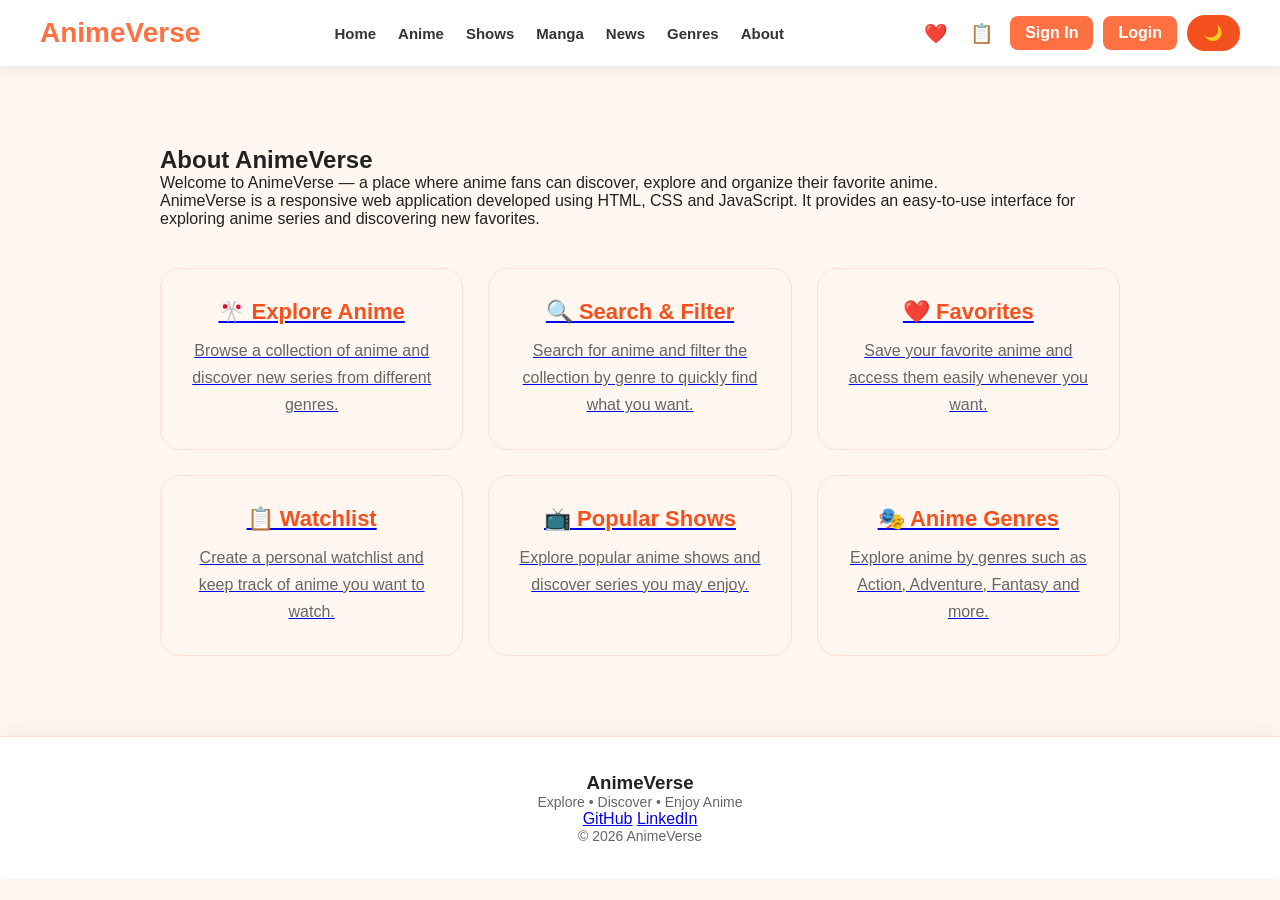
<file: pages/about.html>
<!DOCTYPE html>
<html lang="en">

<head>
    <meta charset="UTF-8">
    <meta name="viewport" content="width=device-width, initial-scale=1.0">

    <title>AnimeVerse - About</title>

    <link rel="stylesheet" href="../style.css">
</head>

<body>

<header class="main-header">

    <div class="logo">
        <a href="../index.html">AnimeVerse</a>
    </div>

    <nav class="main-nav">

        <a href="../index.html">Home</a>
        <a href="anime.html">Anime</a>
        <a href="shows.html">Shows</a>
        <a href="manga.html">Manga</a>
        <a href="news.html">News</a>
        <a href="genres.html">Genres</a>
        <a href="about.html">About</a>

    </nav>

    <div class="header-actions">

        <a href="favorites.html" class="header-link">❤️</a>

        <a href="watchlist.html" class="header-link">📋</a>

        <a href="signin.html" class="signin-btn">
            Sign In
        </a>

        <a href="login.html" class="login-btn">
            Login
        </a>

        <button id="darkModeBtn" class="dark-mode-btn">
            🌙
        </button>

    </div>

</header>


<section class="about-section">

    <h2>About AnimeVerse</h2>

    <p>
        Welcome to AnimeVerse — a place where anime fans can
        discover, explore and organize their favorite anime.
    </p>

    <p>
        AnimeVerse is a responsive web application developed
        using HTML, CSS and JavaScript. It provides an easy-to-use
        interface for exploring anime series and discovering new
        favorites.
    </p>


    <div class="about-features">

        <a href="anime.html" class="about-box">
            <h3>🎌 Explore Anime</h3>
            <p>
                Browse a collection of anime and discover
                new series from different genres.
            </p>
        </a>


        <a href="anime.html" class="about-box">
            <h3>🔍 Search & Filter</h3>
            <p>
                Search for anime and filter the collection
                by genre to quickly find what you want.
            </p>
        </a>


        <a href="favorites.html" class="about-box">
            <h3>❤️ Favorites</h3>
            <p>
                Save your favorite anime and access them
                easily whenever you want.
            </p>
        </a>


        <a href="watchlist.html" class="about-box">
            <h3>📋 Watchlist</h3>
            <p>
                Create a personal watchlist and keep track
                of anime you want to watch.
            </p>
        </a>


        <a href="shows.html" class="about-box">
            <h3>📺 Popular Shows</h3>
            <p>
                Explore popular anime shows and discover
                series you may enjoy.
            </p>
        </a>


        <a href="genres.html" class="about-box">
            <h3>🎭 Anime Genres</h3>
            <p>
                Explore anime by genres such as Action,
                Adventure, Fantasy and more.
            </p>
        </a>

    </div>

</section>


<footer>

    <h3>AnimeVerse</h3>

    <p>Explore • Discover • Enjoy Anime</p>

    <div class="social-links">
        <a href="https://github.com/" target="_blank">GitHub</a>
        <a href="https://www.linkedin.com/" target="_blank">LinkedIn</a>
    </div>

    <p class="copyright">
        © 2026 AnimeVerse
    </p>

</footer>


<script src="../script.js"></script>

</body>

</html>
</file>
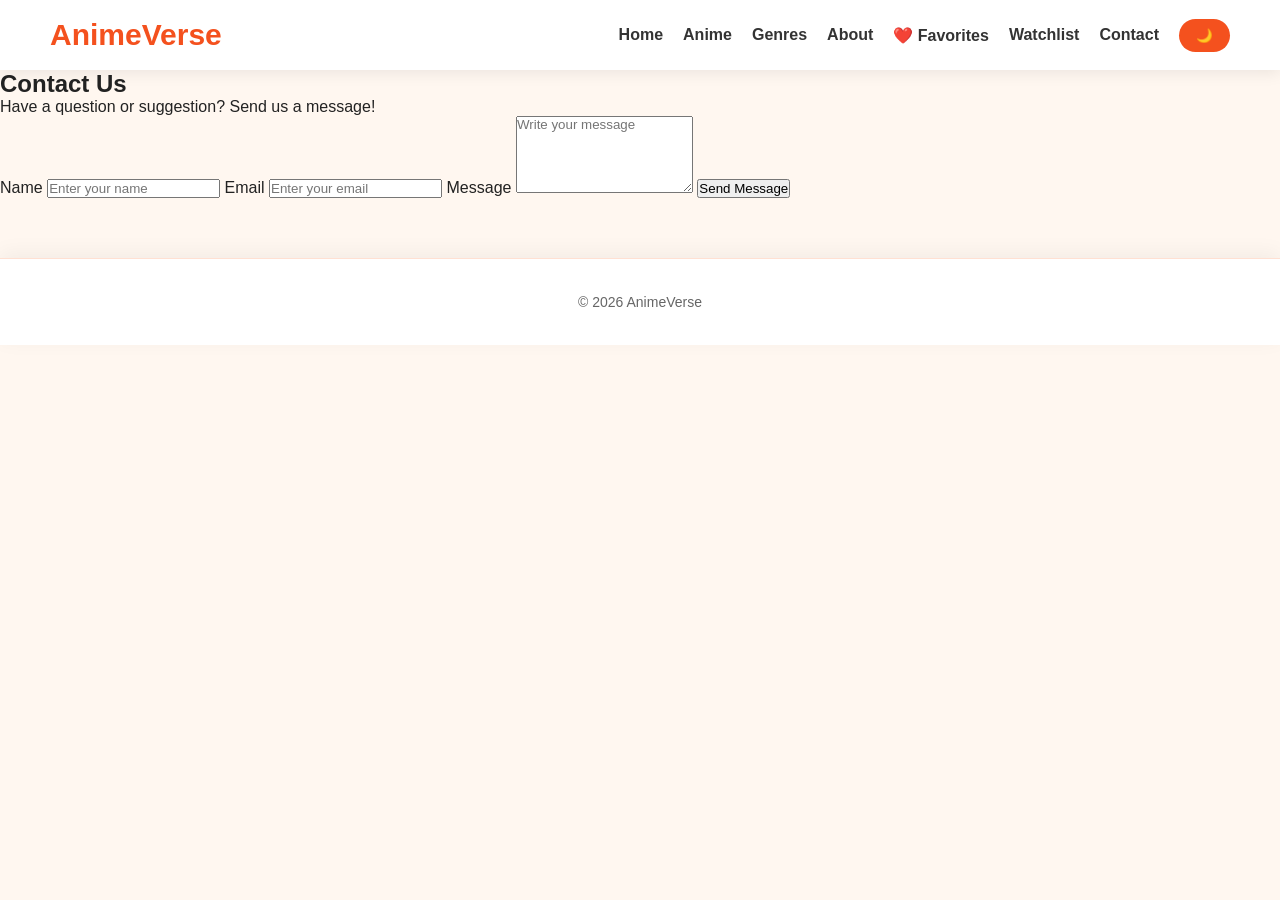
<file: pages/contact.html>
<!DOCTYPE html>
<html lang="en">

<head>
    <meta charset="UTF-8">
    <meta name="viewport" content="width=device-width, initial-scale=1.0">

    <title>Contact Us - AnimeVerse</title>

    <link rel="stylesheet" href="../style.css">
</head>

<body>

<header>

    <h1>AnimeVerse</h1>

    <nav>
        <a href="../index.html">Home</a>
        <a href="anime.html">Anime</a>
        <a href="genres.html">Genres</a>
        <a href="about.html">About</a>
        <a href="favorites.html">❤️ Favorites</a>
        <a href="watchlist.html">Watchlist</a>
        <a href="contact.html">Contact</a>

        <button id="darkModeBtn">Dark Mode</button>
    </nav>

</header>


<section class="contact-section">

    <div class="contact-card">

        <h2>Contact Us</h2>

        <p>
            Have a question or suggestion?
            Send us a message!
        </p>

        <form id="contactForm">

            <label for="name">Name</label>

            <input
                type="text"
                id="name"
                placeholder="Enter your name"
                required
            >

            <label for="email">Email</label>

            <input
                type="email"
                id="email"
                placeholder="Enter your email"
                required
            >

            <label for="message">Message</label>

            <textarea
                id="message"
                rows="5"
                placeholder="Write your message"
                required
            ></textarea>

            <button type="submit" class="contact-btn">
                Send Message
            </button>

        </form>

        <p id="formMessage"></p>

    </div>

</section>


<footer>

    <p>© 2026 AnimeVerse</p>

</footer>


<script src="../script.js"></script>

</body>

</html>
</file>
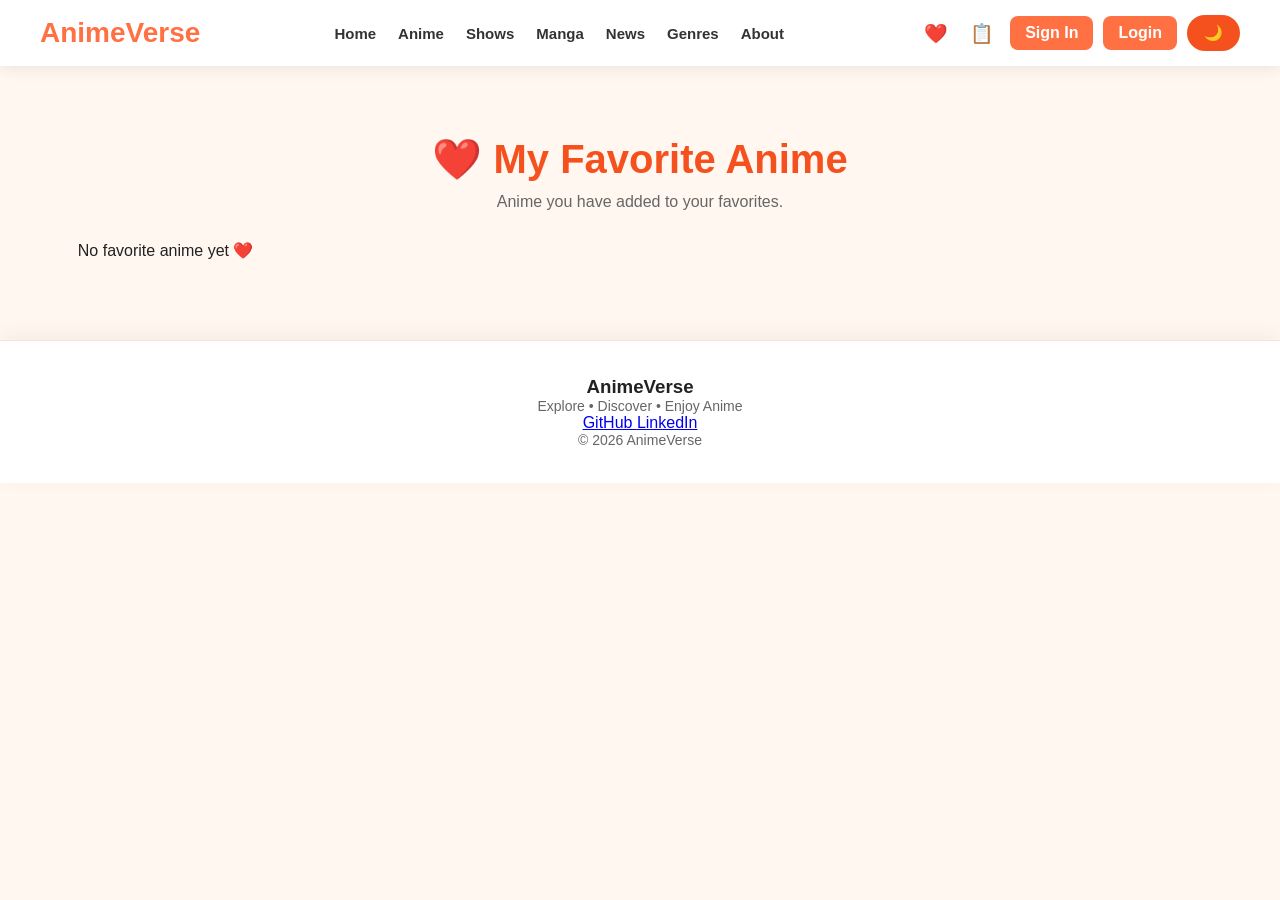
<file: pages/favorites.html>
<!DOCTYPE html>
<html lang="en">

<head>
    <meta charset="UTF-8">
    <meta name="viewport" content="width=device-width, initial-scale=1.0">

    <title>AnimeVerse - Favorites</title>

    <link rel="stylesheet" href="../style.css">
</head>

<body>

<header class="main-header">

    <div class="logo">
        <a href="../index.html">AnimeVerse</a>
    </div>

    <nav class="main-nav">

        <a href="../index.html">Home</a>

        <a href="anime.html">Anime</a>

        <a href="shows.html">Shows</a>

        <a href="manga.html">Manga</a>

        <a href="news.html">News</a>

        <a href="genres.html">Genres</a>

        <a href="about.html">About</a>

    </nav>

    <div class="header-actions">

        <a href="favorites.html" class="header-link">
            ❤️
        </a>

        <a href="watchlist.html" class="header-link">
            📋
        </a>

        <a href="signin.html" class="signin-btn">
            Sign In
        </a>

        <a href="login.html" class="login-btn">
            Login
        </a>

        <button id="darkModeBtn" class="dark-mode-btn">
            🌙
        </button>

    </div>

</header>

<!-- Favorites Section -->

<section class="favorites-section">

    <h2>❤️ My Favorite Anime</h2>

    <p>
        Anime you have added to your favorites.
    </p>


    <div id="favoritesList">

        <!-- Favorite anime will appear here -->

        <div class="empty-favorites">

            

            <h3>No Favorites Yet</h3>

            <p>
                Your favorite anime will appear here when you add them.
            </p>

            <div class="empty-favorites-actions">

                <a href="anime.html" class="favorites-browse-btn">
                    🔍 Browse Anime
                </a>

                <a href="../index.html" class="favorites-home-btn">
                    🏠 Back to Home
                </a>

            </div>

        </div>

    </div>

</section>


<footer>

    <h3>AnimeVerse</h3>

    <p>Explore • Discover • Enjoy Anime</p>

    <div class="social-links">

        <a href="https://github.com/" target="_blank">
            GitHub
        </a>

        <a href="https://www.linkedin.com/" target="_blank">
            LinkedIn
        </a>

    </div>

    <p class="copyright">
        © 2026 AnimeVerse
    </p>

</footer>


<script src="../script.js"></script>

</body>

</html>
</file>
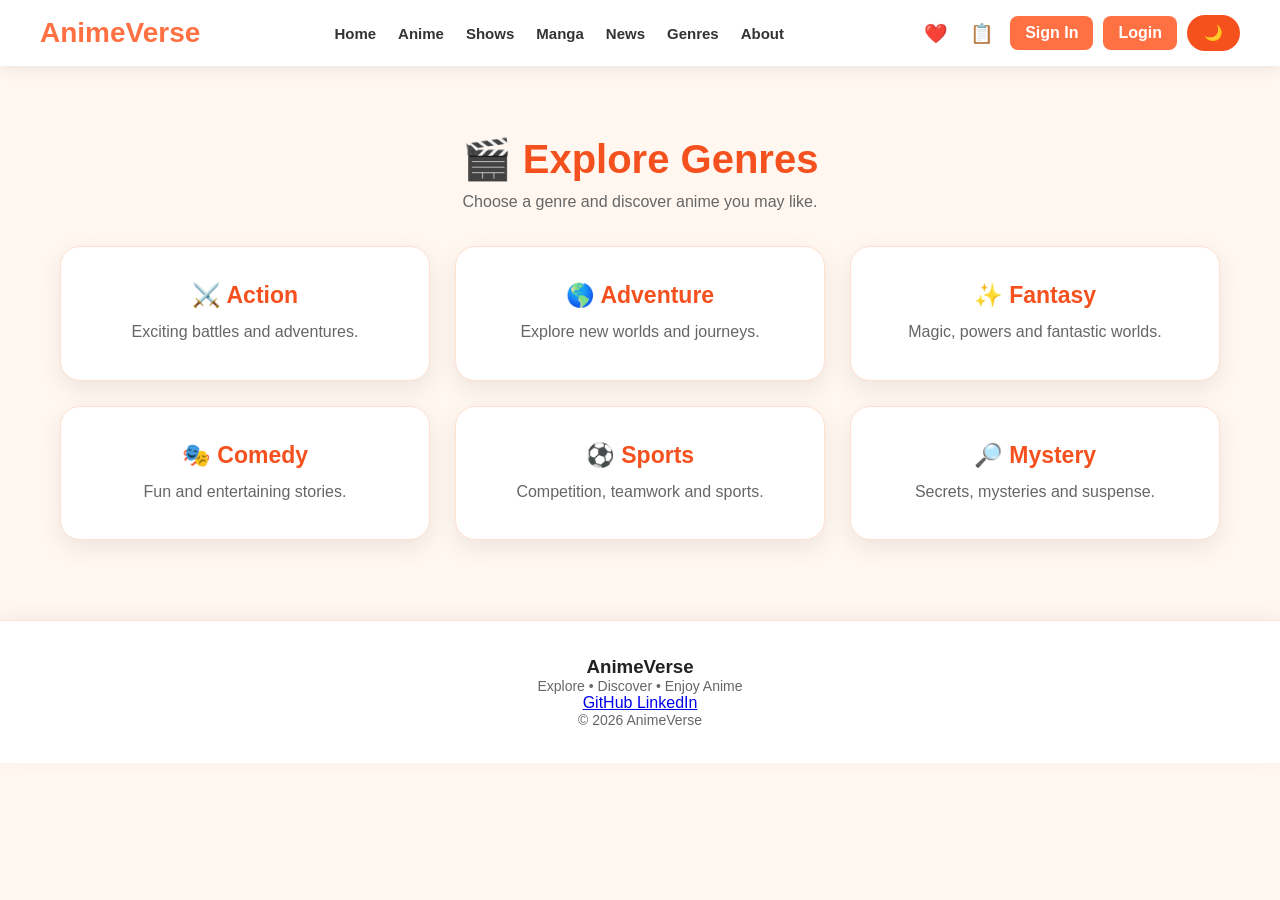
<file: pages/genres.html>
<!DOCTYPE html>
<html lang="en">

<head>
    <meta charset="UTF-8">
    <meta name="viewport" content="width=device-width, initial-scale=1.0">

    <title>AnimeVerse - Genres</title>

    <link rel="stylesheet" href="../style.css">
</head>

<body>

<header class="main-header">

    <div class="logo">
        <a href="../index.html">AnimeVerse</a>
    </div>

    <nav class="main-nav">

        <a href="../index.html">Home</a>

        <a href="anime.html">Anime</a>

        <a href="shows.html">Shows</a>

        <a href="manga.html">Manga</a>

        <a href="news.html">News</a>

        <a href="genres.html">Genres</a>

        <a href="about.html">About</a>

    </nav>

    <div class="header-actions">

        <a href="favorites.html" class="header-link">
            ❤️
        </a>

        <a href="watchlist.html" class="header-link">
            📋
        </a>

        <a href="signin.html" class="signin-btn">
            Sign In
        </a>

        <a href="login.html" class="login-btn">
            Login
        </a>

        <button id="darkModeBtn" class="dark-mode-btn">
            🌙
        </button>

    </div>

</header>


<section class="genres-section">

    <h2>🎬 Explore Genres</h2>

    <p>Choose a genre and discover anime you may like.</p>


    <div class="genre-container">

        <div class="genre-card"
             data-genre="action"
             onclick="openGenre('action')">

            <h3>⚔️ Action</h3>
            <p>Exciting battles and adventures.</p>

        </div>


        <div class="genre-card"
             data-genre="adventure"
             onclick="openGenre('adventure')">

            <h3>🌎 Adventure</h3>
            <p>Explore new worlds and journeys.</p>

        </div>


        <div class="genre-card"
             data-genre="fantasy"
             onclick="openGenre('fantasy')">

            <h3>✨ Fantasy</h3>
            <p>Magic, powers and fantastic worlds.</p>

        </div>


        <div class="genre-card"
             data-genre="comedy"
             onclick="openGenre('comedy')">

            <h3>🎭 Comedy</h3>
            <p>Fun and entertaining stories.</p>

        </div>


        <div class="genre-card"
             data-genre="sports"
             onclick="openGenre('sports')">

            <h3>⚽ Sports</h3>
            <p>Competition, teamwork and sports.</p>

        </div>


        <div class="genre-card"
             data-genre="mystery"
             onclick="openGenre('mystery')">

            <h3>🔎 Mystery</h3>
            <p>Secrets, mysteries and suspense.</p>

        </div>

    </div>

</section>


<footer>

    <h3>AnimeVerse</h3>

    <p>Explore • Discover • Enjoy Anime</p>

    <div class="social-links">

        <a href="https://github.com/" target="_blank">
            GitHub
        </a>

        <a href="https://www.linkedin.com/" target="_blank">
            LinkedIn
        </a>

    </div>

    <p class="copyright">
        © 2026 AnimeVerse
    </p>

</footer>


<script src="../script.js"></script>

</body>

</html>
</file>
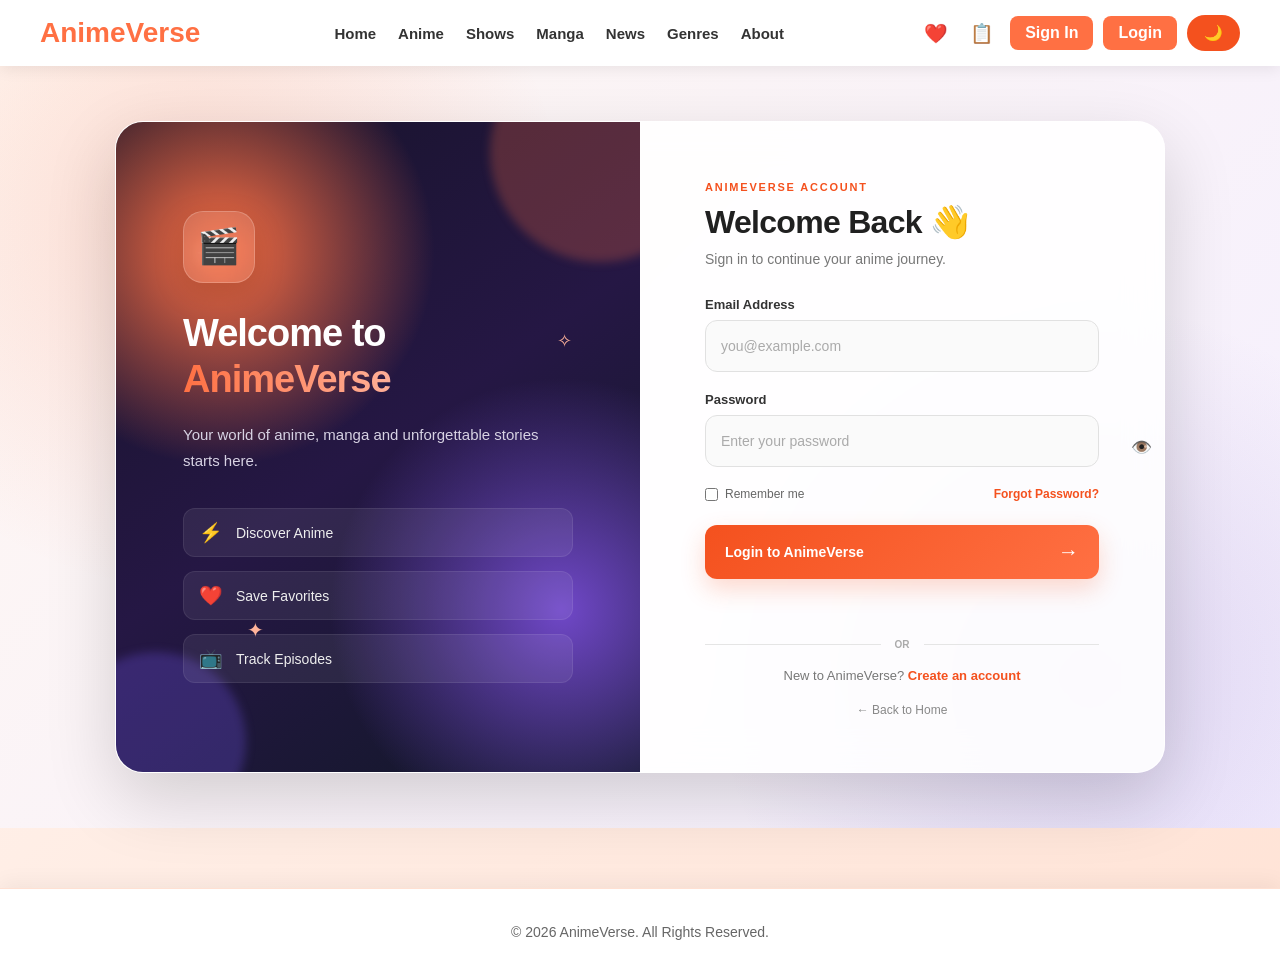
<file: pages/login.html>
<!DOCTYPE html>
<html lang="en">
<head>
    <meta charset="UTF-8">
    <meta name="viewport" content="width=device-width, initial-scale=1.0">

    <title>Login - AnimeVerse</title>

    <link rel="stylesheet" href="../style.css">
</head>

<body class="auth-page">

<header class="main-header">

    <div class="logo">
        <a href="../index.html">AnimeVerse</a>
    </div>

    <nav class="main-nav">
        <a href="../index.html">Home</a>
        <a href="anime.html">Anime</a>
        <a href="shows.html">Shows</a>
        <a href="manga.html">Manga</a>
        <a href="news.html">News</a>
        <a href="genres.html">Genres</a>
        <a href="about.html">About</a>
    </nav>

    <div class="header-actions">
        <a href="favorites.html" class="header-link">❤️</a>
        <a href="watchlist.html" class="header-link">📋</a>

        <a href="signin.html" class="signin-btn">
            Sign In
        </a>

        <a href="login.html" class="login-btn">
            Login
        </a>

        <button id="darkModeBtn" class="dark-mode-btn">
            🌙
        </button>
    </div>

</header>


<main class="advanced-auth-container">

    <div class="advanced-auth-card">

        <!-- LEFT VISUAL -->

        <section class="auth-visual">

            <div class="visual-glow glow-one"></div>
            <div class="visual-glow glow-two"></div>

            <div class="anime-orb orb-one">✦</div>
            <div class="anime-orb orb-two">✧</div>
            <div class="anime-orb orb-three">✦</div>

            <div class="visual-content">

                <div class="visual-logo">
                    🎬
                </div>

                <h2>
                    Welcome to
                    <span>AnimeVerse</span>
                </h2>

                <p>
                    Your world of anime, manga and unforgettable
                    stories starts here.
                </p>

                <div class="visual-features">

                    <div>
                        <span>⚡</span>
                        <p>Discover Anime</p>
                    </div>

                    <div>
                        <span>❤️</span>
                        <p>Save Favorites</p>
                    </div>

                    <div>
                        <span>📺</span>
                        <p>Track Episodes</p>
                    </div>

                </div>

            </div>

        </section>


        <!-- RIGHT LOGIN -->

        <section class="advanced-login">

            <div class="login-heading">

                <span class="small-title">
                    ANIMEVERSE ACCOUNT
                </span>

                <h1>
                    Welcome Back 👋
                </h1>

                <p>
                    Sign in to continue your anime journey.
                </p>

            </div>


            <form id="loginForm">

                <div class="advanced-input">

                    <label for="loginEmail">
                        Email Address
                    </label>

                    <div class="input-box">

                        <input
                            type="email"
                            id="loginEmail"
                            placeholder="you@example.com"
                            required
                        >

                    </div>

                </div>


                <div class="advanced-input">

                    <label for="loginPassword">
                        Password
                    </label>

                    <div class="input-box">

                        <input
                            type="password"
                            id="loginPassword"
                            placeholder="Enter your password"
                            required
                        >

                        <button
                            type="button"
                            id="toggleLoginPassword"
                            class="password-toggle"
                        >
                            👁️
                        </button>

                    </div>

                </div>


                <div class="login-options">

                    <label>
                        <input
                            type="checkbox"
                            id="rememberMe"
                        >

                        Remember me
                    </label>

                    <a href="#">
                        Forgot Password?
                    </a>

                </div>


                <button
                    type="submit"
                    class="advanced-login-btn"
                >
                    <span>Login to AnimeVerse</span>
                    <strong>→</strong>
                </button>


                <p
                    id="loginMessage"
                    class="auth-message"
                ></p>

            </form>


            <div class="advanced-divider">
                <span>OR</span>
            </div>


            <p class="create-account">

                New to AnimeVerse?

                <a href="signin.html">
                    Create an account
                </a>

            </p>


            <a
                href="../index.html"
                class="advanced-back-home"
            >
                ← Back to Home
            </a>

        </section>

    </div>

</main>


<footer>
    <p>© 2026 AnimeVerse. All Rights Reserved.</p>
</footer>


<script src="../script.js"></script>

<script>

const loginForm =
    document.getElementById("loginForm");

const loginPassword =
    document.getElementById("loginPassword");

const toggleLoginPassword =
    document.getElementById("toggleLoginPassword");

const loginMessage =
    document.getElementById("loginMessage");

const savedEmail =
    localStorage.getItem("animeVerseUserEmail");

if (savedEmail) {

    document.getElementById("loginEmail").value =
        savedEmail;

}

if (toggleLoginPassword && loginPassword) {

    toggleLoginPassword.addEventListener(
        "click",
        function () {

            if (loginPassword.type === "password") {

                loginPassword.type = "text";

                toggleLoginPassword.textContent = "👁️̸";

            } else {

                loginPassword.type = "password";

                toggleLoginPassword.textContent = "👁️";

            }

        }
    );

}


if (loginForm) {

    loginForm.addEventListener(
        "submit",
        function (event) {

            event.preventDefault();

            const loginButton =
                loginForm.querySelector(".advanced-login-btn");

            const buttonText =
                loginButton.querySelector("span");

            const buttonArrow =
                loginButton.querySelector("strong");


            buttonText.textContent = "Signing in...";
            buttonArrow.textContent = "⏳";

            loginButton.disabled = true;

            setTimeout(function () {

                buttonText.textContent =
                    "Login Successful";

                buttonArrow.textContent = "✓";

                loginButton.style.background =
                    "linear-gradient(135deg, #2e7d32, #43a047)";

                loginMessage.textContent =
                    "Welcome back to AnimeVerse! 🎉";

                localStorage.setItem(
                    "animeVerseLoggedIn",
                    "true"
                );

                setTimeout(function () {

                    window.location.href = "profile.html";

                }, 1500);

                loginMessage.classList.add("success");

                setTimeout(function () {

                    buttonText.textContent =
                        "Login to AnimeVerse";

                    buttonArrow.textContent = "→";

                    loginButton.disabled = false;

                    loginButton.style.background = "";

                }, 2500);

            }, 1000);

        }
    );

}

</script>

</body>
</html>
</file>
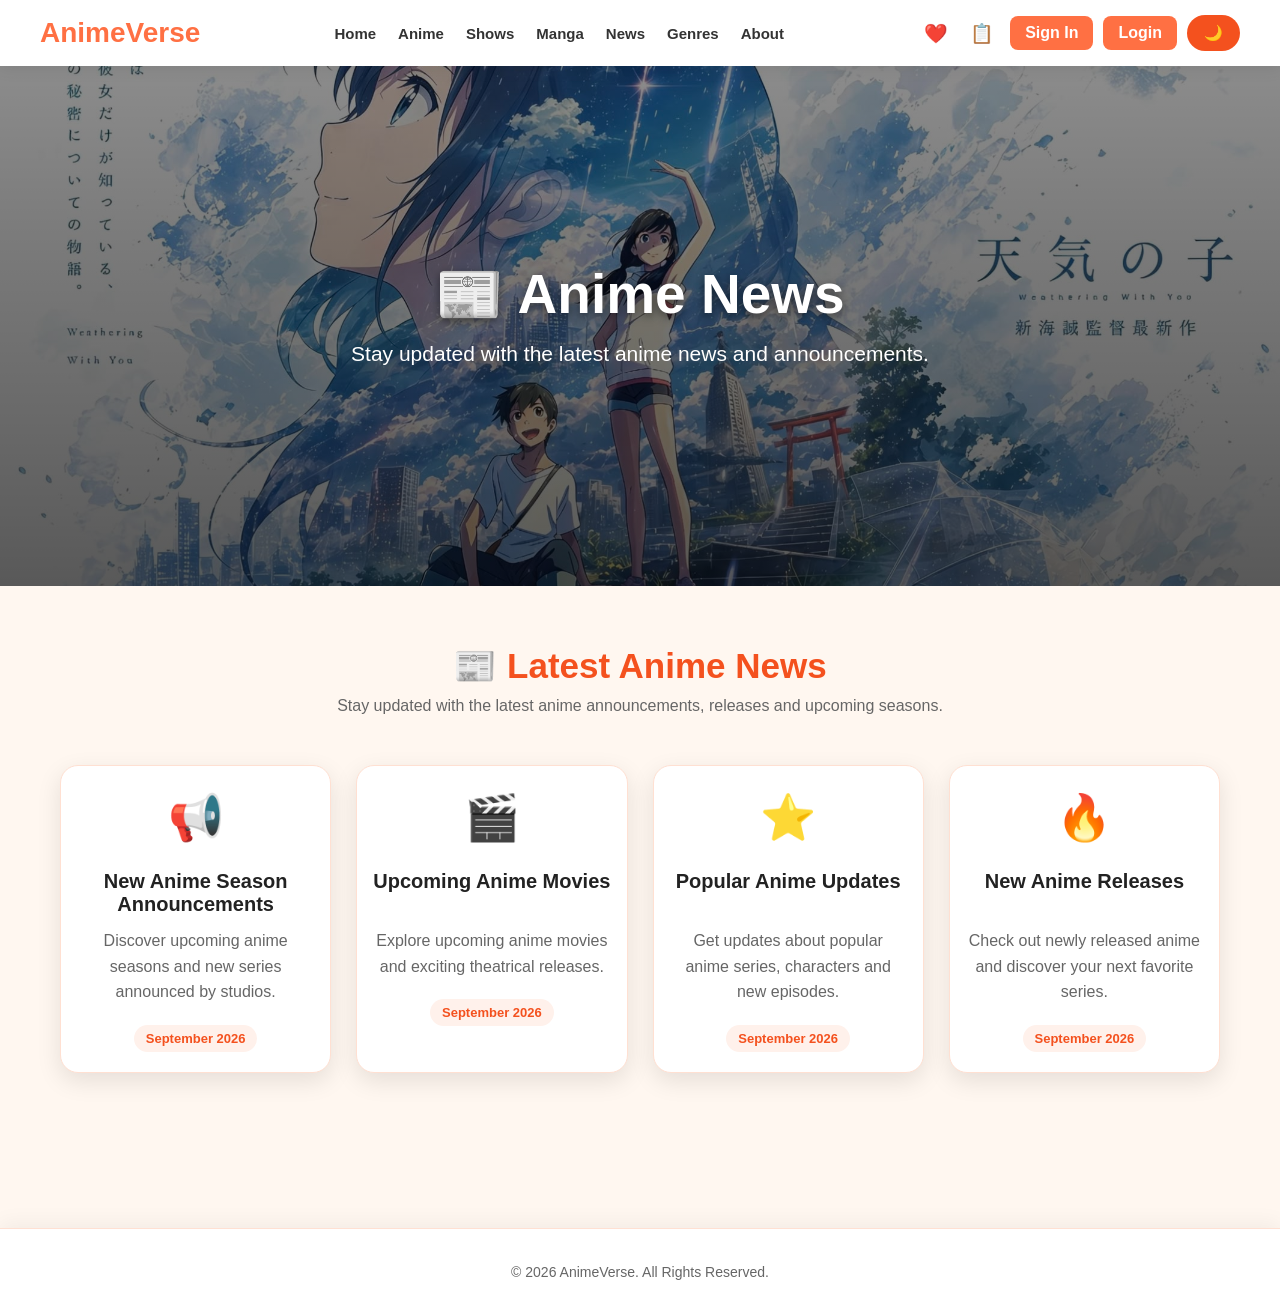
<file: pages/news.html>
<!DOCTYPE html>
<html lang="en">

<head>
    <meta charset="UTF-8">
    <meta name="viewport" content="width=device-width, initial-scale=1.0">

    <title>AnimeVerse - News</title>

    <link rel="stylesheet" href="../style.css">
</head>

<body>

<header class="main-header">

    <div class="logo">
        <a href="../index.html">AnimeVerse</a>
    </div>

    <nav class="main-nav">

        <a href="../index.html">Home</a>
        <a href="anime.html">Anime</a>
        <a href="shows.html">Shows</a>
        <a href="manga.html">Manga</a>
        <a href="news.html">News</a>
        <a href="genres.html">Genres</a>
        <a href="about.html">About</a>

    </nav>

    <div class="header-actions">

        <a href="favorites.html" class="header-link">❤️</a>

        <a href="watchlist.html" class="header-link">📋</a>

        <a href="signin.html" class="signin-btn">
            Sign In
        </a>

        <a href="login.html" class="login-btn">
            Login
        </a>

        <button id="darkModeBtn" class="dark-mode-btn">
            🌙
        </button>

    </div>

</header>


<section class="hero">

    <h2>📰 Anime News</h2>

    <p>
        Stay updated with the latest anime news and announcements.
    </p>

</section>


<section class="featured-section">

    <h2>📰 Latest Anime News</h2>

    <p>
        Stay updated with the latest anime announcements,
        releases and upcoming seasons.
    </p>

    <div class="cards">

        <div class="card news-card">

            <div class="news-icon">
                📢
            </div>

            <h3>New Anime Season Announcements</h3>

            <p>
                Discover upcoming anime seasons and
                new series announced by studios.
            </p>

            <span class="news-date">
                September 2026
            </span>

        </div>


        <div class="card news-card">

            <div class="news-icon">
                🎬
            </div>

            <h3>Upcoming Anime Movies</h3>

            <p>
                Explore upcoming anime movies and
                exciting theatrical releases.
            </p>

            <span class="news-date">
                September 2026
            </span>

        </div>


        <div class="card news-card">

            <div class="news-icon">
                ⭐
            </div>

            <h3>Popular Anime Updates</h3>

            <p>
                Get updates about popular anime series,
                characters and new episodes.
            </p>

            <span class="news-date">
                September 2026
            </span>

        </div>


        <div class="card news-card">

            <div class="news-icon">
                🔥
            </div>

            <h3>New Anime Releases</h3>

            <p>
                Check out newly released anime and
                discover your next favorite series.
            </p>

            <span class="news-date">
                September 2026
            </span>

        </div>

    </div>

</section>


<footer>

    <p>© 2026 AnimeVerse. All Rights Reserved.</p>

</footer>


<script src="../script.js"></script>

</body>

</html>
</file>
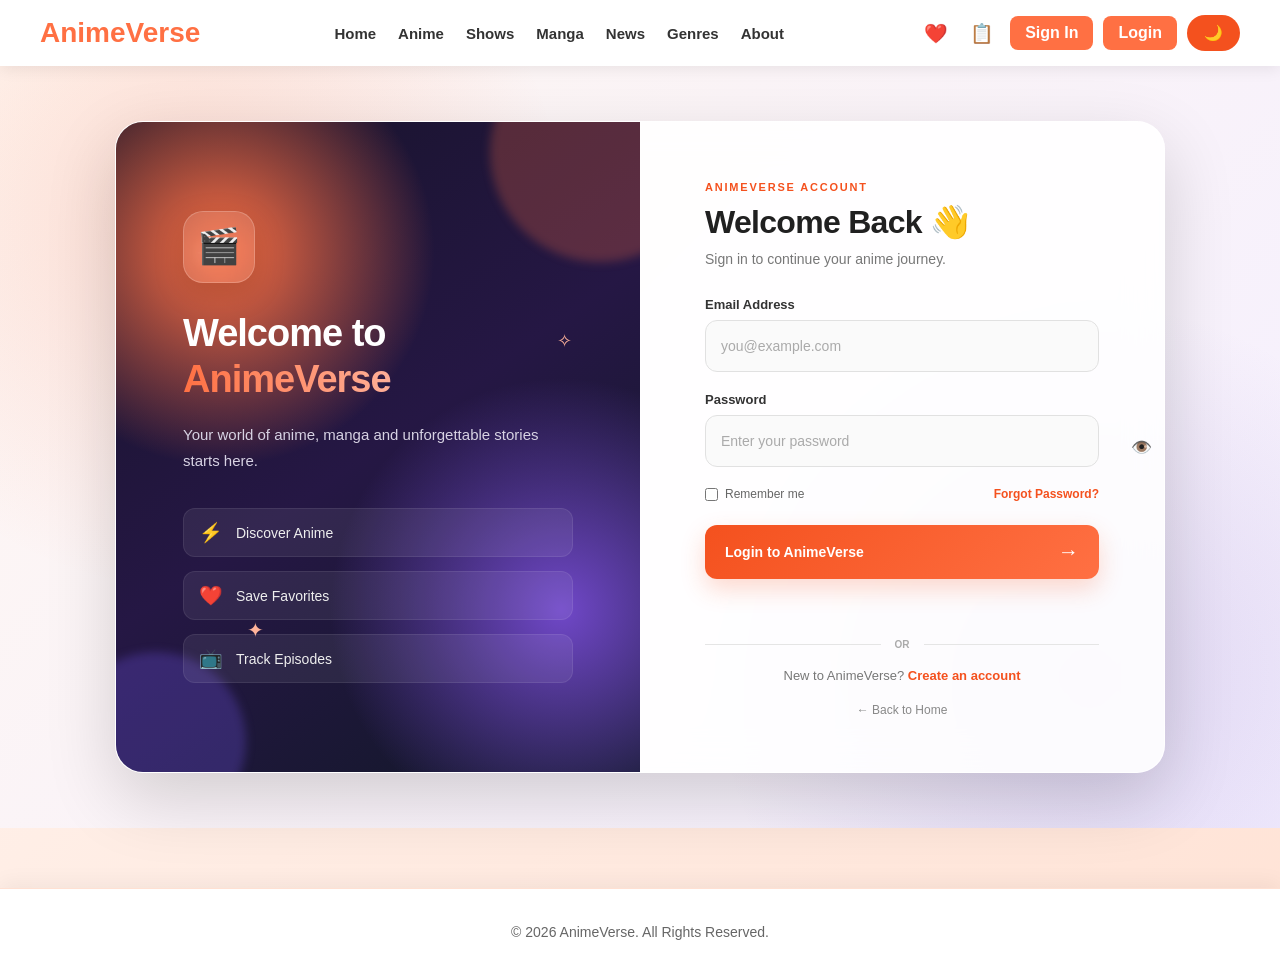
<file: pages/profile.html>
<!DOCTYPE html>
<html lang="en">

<head>
    <meta charset="UTF-8">
    <meta name="viewport" content="width=device-width, initial-scale=1.0">

    <title>Profile - AnimeVerse</title>

    <link rel="stylesheet" href="../style.css">
</head>

<body class="auth-page">

    <!-- Header -->
    <header class="main-header">

        <div class="logo">
            <a href="../index.html">AnimeVerse</a>
        </div>

        <nav class="main-nav">
            <a href="../index.html">Home</a>
            <a href="anime.html">Anime</a>
            <a href="shows.html">Shows</a>
            <a href="manga.html">Manga</a>
            <a href="news.html">News</a>
            <a href="genres.html">Genres</a>
            <a href="about.html">About</a>
        </nav>

        <div class="header-actions">
            <a href="favorites.html" class="header-link">❤️</a>
            <a href="watchlist.html" class="header-link">📋</a>
            <a href="profile.html" class="header-link">👤</a>

            <a href="signin.html" class="signin-btn">Sign In</a>
            <a href="login.html" class="login-btn">Login</a>

            <button id="darkModeBtn" class="dark-mode-btn">
                🌙
            </button>
        </div>

    </header>


    <!-- Profile -->
    <main class="profile-container">

        <section class="profile-card">

            <div class="profile-avatar">
                👤
            </div>

            <h1>My Profile</h1>

            <p class="profile-subtitle">
                Manage your AnimeVerse profile
            </p>


            <div class="profile-info">

                <div class="profile-item">
                    <span>👤</span>

                    <div>
                        <small>Full Name</small>
                        <strong id="profileName">
                            Anime Fan
                        </strong>
                    </div>
                </div>


                <div class="profile-item">
                    <span>📧</span>

                    <div>
                        <small>Email Address</small>
                        <strong id="profileEmail">
                            user@example.com
                        </strong>
                    </div>
                </div>


                <div class="profile-item">
                    <span>❤️</span>

                    <div>
                        <small>Favorites</small>
                        <strong id="favoriteCount">
                            0 Anime
                        </strong>
                    </div>
                </div>


                <div class="profile-item">
                    <span>📋</span>

                    <div>
                        <small>Watchlist</small>
                        <strong id="watchlistCount">
                            0 Anime
                        </strong>
                    </div>
                </div>

            </div>


            <div class="profile-actions">

                <a href="favorites.html">
                    ❤️ My Favorites
                </a>

                <a href="watchlist.html">
                    📋 My Watchlist
                </a>

                <a href="#" id="editProfileBtn">
                    ✏️ Edit Profile
                </a>

                <a href="../index.html">
                    🏠 Back to Home
                </a>

                <button id="logoutBtn" class="profile-logout-btn">
                    🚪 Logout
                </button>

            </div>

        </section>

    </main>

    <!-- Edit Profile Modal -->

<div id="editProfileModal" class="profile-modal">

    <div class="profile-modal-content">

        <button
            id="closeEditProfile"
            class="profile-modal-close"
        >
            ×
        </button>

        <h2>✏️ Edit Profile</h2>

        <p>Update your AnimeVerse profile information.</p>

        <form id="editProfileForm">

            <label for="editName">
                Full Name
            </label>

            <input
                type="text"
                id="editName"
                placeholder="Enter your name"
                required
            >

            <label for="editEmail">
                Email Address
            </label>

            <input
                type="email"
                id="editEmail"
                placeholder="Enter your email"
                required
            >

            <button
                type="submit"
                class="profile-save-btn"
            >
                💾 Save Changes
            </button>

            <p id="editProfileMessage"></p>

        </form>

    </div>

</div>
   

    <footer>
        <p>© 2026 AnimeVerse. All Rights Reserved.</p>
    </footer>

    <script>
        const isLoggedIn =
         localStorage.getItem("animeVerseLoggedIn");

    if (isLoggedIn !== "true") {
        window.location.href = "login.html";
    }
</script>

    <script src="../script.js"></script>

    <script>
const profileName =
    document.getElementById("profileName");

const profileEmail =
    document.getElementById("profileEmail");

const savedName =
    localStorage.getItem("animeVerseUserName");

const savedEmail =
    localStorage.getItem("animeVerseUserEmail");


if (savedName) {
    profileName.textContent = savedName;
}

if (savedEmail) {
    profileEmail.textContent = savedEmail;
}

const favoriteCount =
    document.getElementById("favoriteCount");

const savedFavorites =
    JSON.parse(localStorage.getItem("favorites")) || [];

favoriteCount.textContent =
    savedFavorites.length + " Anime";

const watchlistCount =
    document.getElementById("watchlistCount");

const savedWatchlist =
    JSON.parse(localStorage.getItem("watchlist")) || [];

watchlistCount.textContent =
    savedWatchlist.length + " Anime";

const logoutBtn =
    document.getElementById("logoutBtn");

if (logoutBtn) {

    logoutBtn.addEventListener("click", function () {

        localStorage.removeItem("animeVerseLoggedIn");

        window.location.href = "login.html";

    });

}

const editProfileBtn =
    document.getElementById("editProfileBtn");

const editProfileModal =
    document.getElementById("editProfileModal");

const closeEditProfile =
    document.getElementById("closeEditProfile");

const editProfileForm =
    document.getElementById("editProfileForm");

const editName =
    document.getElementById("editName");

const editEmail =
    document.getElementById("editEmail");

const editProfileMessage =
    document.getElementById("editProfileMessage");


/* Open Edit Profile */

if (editProfileBtn) {

    editProfileBtn.addEventListener("click", function (event) {

        event.preventDefault();

        editName.value =
            localStorage.getItem("animeVerseUserName") || "";

        editEmail.value =
            localStorage.getItem("animeVerseUserEmail") || "";

        editProfileModal.style.display = "flex";

    });

}


/* Close Modal */

if (closeEditProfile) {

    closeEditProfile.addEventListener("click", function () {

        editProfileModal.style.display = "none";

    });

}


/* Close when clicking outside */

if (editProfileModal) {

    editProfileModal.addEventListener("click", function (event) {

        if (event.target === editProfileModal) {

            editProfileModal.style.display = "none";

        }

    });

}


/* Save Changes */

if (editProfileForm) {

    editProfileForm.addEventListener("submit", function (event) {

        event.preventDefault();

        const newName =
            editName.value.trim();

        const newEmail =
            editEmail.value.trim();


        localStorage.setItem(
            "animeVerseUserName",
            newName
        );

        localStorage.setItem(
            "animeVerseUserEmail",
            newEmail
        );


        profileName.textContent =
            newName;

        profileEmail.textContent =
            newEmail;


        editProfileMessage.textContent =
            "✅ Profile updated successfully!";

        editProfileMessage.style.color =
            "#2e7d32";


        setTimeout(function () {

            editProfileModal.style.display =
                "none";

            editProfileMessage.textContent = "";

        }, 1200);

    });

}
</script>

</body>

</html>
</file>
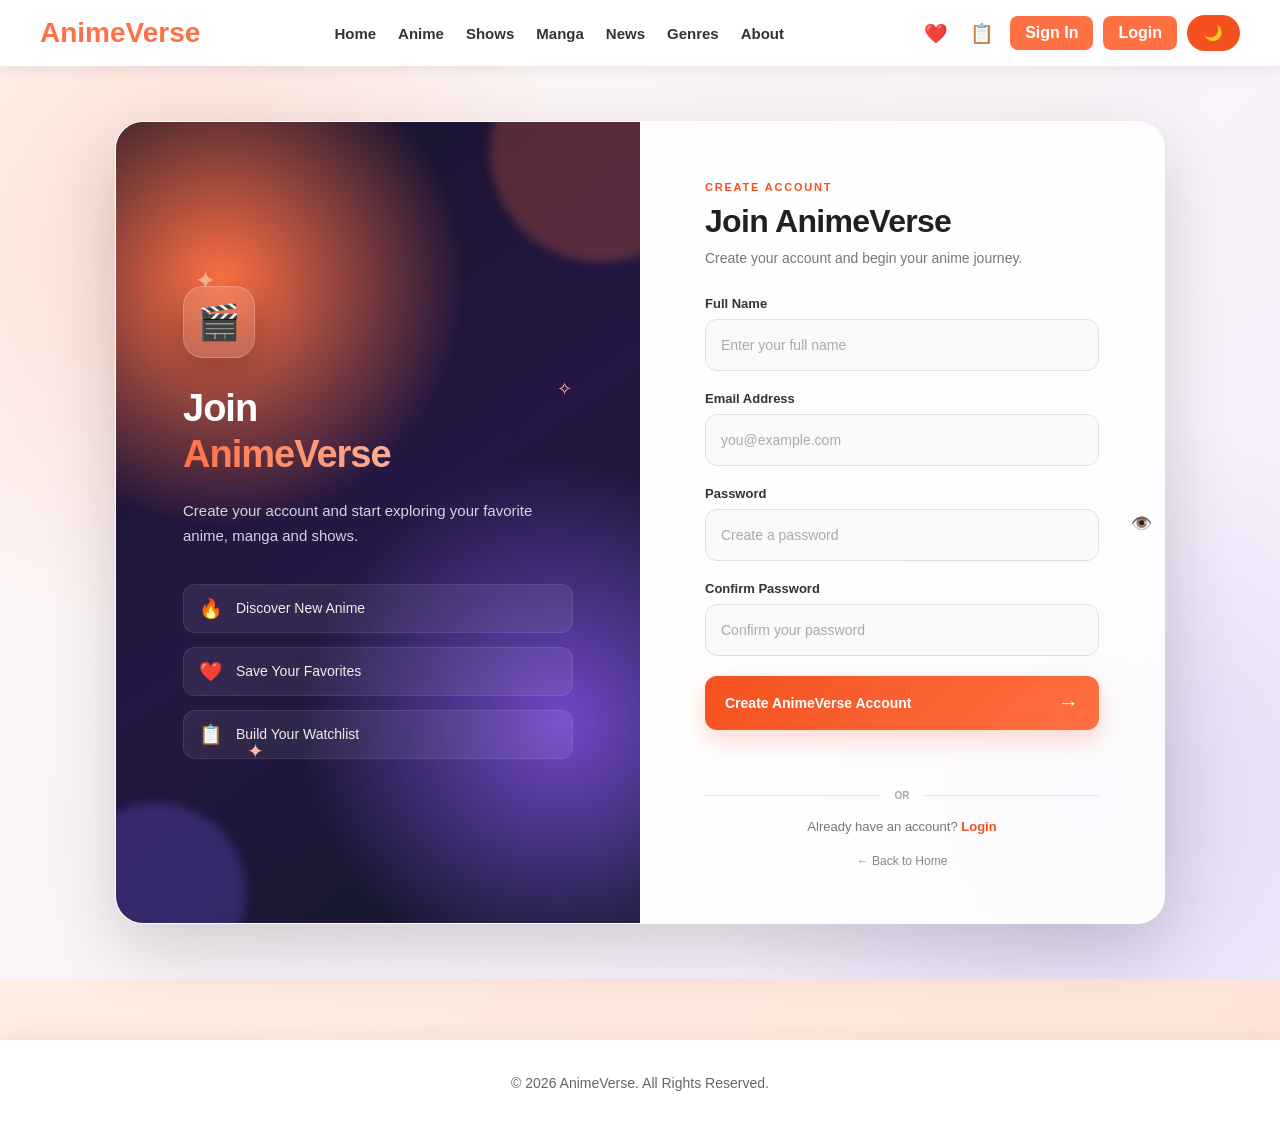
<file: pages/signin.html>
<!DOCTYPE html>
<html lang="en">

<head>

    <meta charset="UTF-8">

    <meta
        name="viewport"
        content="width=device-width, initial-scale=1.0"
    >

    <title>Sign In - AnimeVerse</title>

    <link
        rel="stylesheet"
        href="../style.css"
    >

</head>


<body class="auth-page">


<header class="main-header">

    <div class="logo">
        <a href="../index.html">
            AnimeVerse
        </a>
    </div>


    <nav class="main-nav">

        <a href="../index.html">
            Home
        </a>

        <a href="anime.html">
            Anime
        </a>

        <a href="shows.html">
            Shows
        </a>

        <a href="manga.html">
            Manga
        </a>

        <a href="news.html">
            News
        </a>

        <a href="genres.html">
            Genres
        </a>

        <a href="about.html">
            About
        </a>

    </nav>


    <div class="header-actions">

        <a
            href="favorites.html"
            class="header-link"
        >
            ❤️
        </a>

        <a
            href="watchlist.html"
            class="header-link"
        >
            📋
        </a>

        <a
            href="signin.html"
            class="signin-btn"
        >
            Sign In
        </a>

        <a
            href="login.html"
            class="login-btn"
        >
            Login
        </a>

        <button
            id="darkModeBtn"
            class="dark-mode-btn"
        >
            🌙
        </button>

    </div>

</header>


<main class="advanced-auth-container">


    <div class="advanced-auth-card">


        <!-- LEFT VISUAL -->

        <section class="auth-visual">

            <div class="visual-glow glow-one"></div>

            <div class="visual-glow glow-two"></div>


            <div class="anime-orb orb-one">
                ✦
            </div>

            <div class="anime-orb orb-two">
                ✧
            </div>

            <div class="anime-orb orb-three">
                ✦
            </div>


            <div class="visual-content">

                <div class="visual-logo">
                    🎬
                </div>


                <h2>

                    Join

                    <span>
                        AnimeVerse
                    </span>

                </h2>


                <p>

                    Create your account and
                    start exploring your favorite
                    anime, manga and shows.

                </p>


                <div class="visual-features">


                    <div>

                        <span>
                            🔥
                        </span>

                        <p>
                            Discover New Anime
                        </p>

                    </div>


                    <div>

                        <span>
                            ❤️
                        </span>

                        <p>
                            Save Your Favorites
                        </p>

                    </div>


                    <div>

                        <span>
                            📋
                        </span>

                        <p>
                            Build Your Watchlist
                        </p>

                    </div>


                </div>

            </div>

        </section>



        <!-- SIGN IN FORM -->

        <section class="advanced-login">


            <div class="login-heading">

                <span class="small-title">
                    CREATE ACCOUNT
                </span>


                <h1>
                    Join AnimeVerse 
                </h1>


                <p>
                    Create your account and
                    begin your anime journey.
                </p>

            </div>



            <form id="signinForm">


                <div class="advanced-input">

                    <label for="signinName">
                        Full Name
                    </label>


                    <div class="input-box">

                        <input
                            type="text"
                            id="signinName"
                            placeholder="Enter your full name"
                            required
                        >

                    </div>

                </div>



                <div class="advanced-input">

                    <label for="signinEmail">
                        Email Address
                    </label>


                    <div class="input-box">

                        <input
                            type="email"
                            id="signinEmail"
                            placeholder="you@example.com"
                            required
                        >

                    </div>

                </div>



                <div class="advanced-input">

                    <label for="signinPassword">
                        Password
                    </label>


                    <div class="input-box">

                        <input
                            type="password"
                            id="signinPassword"
                            placeholder="Create a password"
                            required
                        >


                        <button
                            type="button"
                            id="toggleSigninPassword"
                            class="password-toggle"
                            aria-label="Show password"
                        >
                            👁️
                        </button>

                    </div>

                </div>



                <div class="advanced-input">

                    <label for="confirmPassword">
                        Confirm Password
                    </label>


                    <div class="input-box">

                        <input
                            type="password"
                            id="confirmPassword"
                            placeholder="Confirm your password"
                            required
                        >


                        <button
                            type="button"
                            id="toggleConfirmPassword"
                            class="password-toggle"
                            aria-label="Show password"
                        >
                            👁️
                        </button>

                    </div>

                </div>



                <button
                    type="submit"
                    class="advanced-login-btn"
                >

                    <span>
                        Create AnimeVerse Account
                    </span>

                    <strong>
                        →
                    </strong>

                </button>


                <p
                    id="signinMessage"
                    class="auth-message"
                ></p>


            </form>



            <div class="advanced-divider">

                <span>
                    OR
                </span>

            </div>



            <p class="create-account">

                Already have an account?

                <a href="login.html">
                    Login
                </a>

            </p>



            <a
                href="../index.html"
                class="advanced-back-home"
            >
                ← Back to Home
            </a>


        </section>

    </div>

</main>



<footer>

    <p>
        © 2026 AnimeVerse.
        All Rights Reserved.
    </p>

</footer>



<script src="../script.js"></script>


<script>
const signinForm =
    document.getElementById("signinForm");

const signinPassword =
    document.getElementById("signinPassword");

const confirmPassword =
    document.getElementById("confirmPassword");

const toggleSigninPassword =
    document.getElementById("toggleSigninPassword");

const toggleConfirmPassword =
    document.getElementById("toggleConfirmPassword");

const signinMessage =
    document.getElementById("signinMessage");


/* Password visibility */

if (toggleSigninPassword && signinPassword) {

    toggleSigninPassword.addEventListener("click", function () {

        if (signinPassword.type === "password") {

            signinPassword.type = "text";
            toggleSigninPassword.textContent = "👁️̸";

        } else {

            signinPassword.type = "password";
            toggleSigninPassword.textContent = "👁️";

        }

    });

}


/* Confirm password visibility */

if (toggleConfirmPassword && confirmPassword) {

    toggleConfirmPassword.addEventListener("click", function () {

        if (confirmPassword.type === "password") {

            confirmPassword.type = "text";
            toggleConfirmPassword.textContent = "👁️̸";

        } else {

            confirmPassword.type = "password";
            toggleConfirmPassword.textContent = "👁️";

        }

    });

}


/* Create Account */

if (signinForm) {

    signinForm.addEventListener("submit", function (event) {

        event.preventDefault();

        const name =
            document.getElementById("signinName").value.trim();

        const email =
            document.getElementById("signinEmail").value.trim();

        const password =
            signinPassword.value;

        const confirm =
            confirmPassword.value;


        /* Password validation */

        if (password !== confirm) {

            signinMessage.textContent =
                "❌ Passwords do not match.";

            signinMessage.classList.remove("success");

            return;
        }


        /* Save user information */

        localStorage.setItem(
            "animeVerseUserName",
            name
        );

        localStorage.setItem(
            "animeVerseUserEmail",
            email
        );


        /* Success message */

        signinMessage.textContent =
            "✅ Account created successfully!";

        signinMessage.classList.add("success");

        setTimeout(function () {

            window.location.href = "login.html";

        }, 1500);

    });

}
</script>


</body>

</html>
</file>
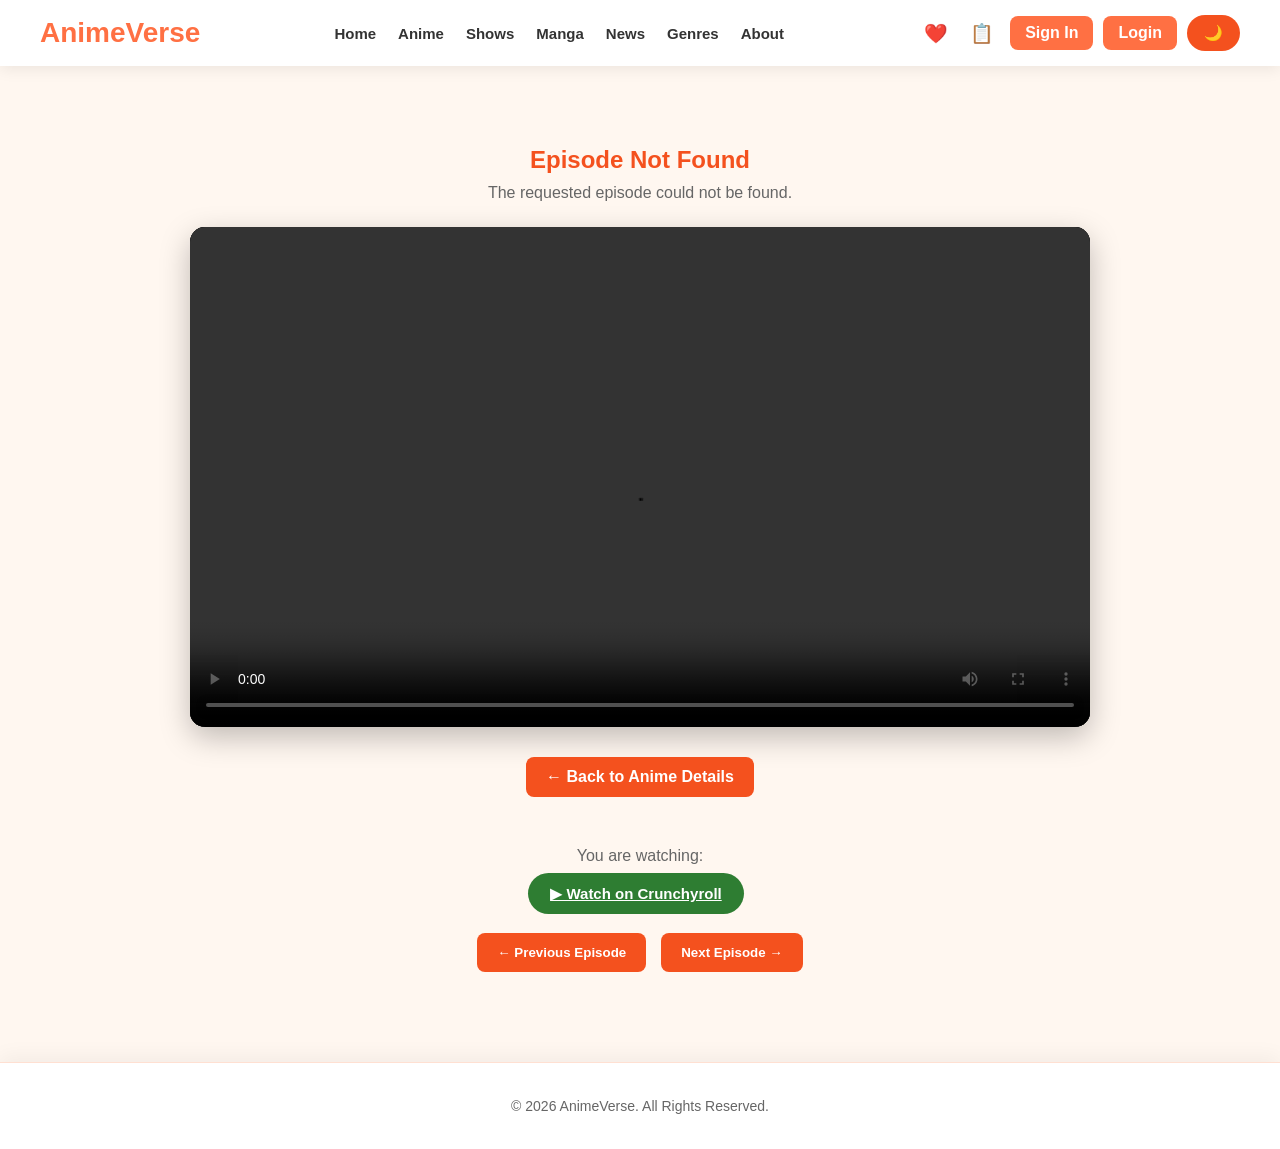
<file: pages/watch.html>
<!DOCTYPE html>
<html lang="en">
<head>
    <meta charset="UTF-8">
    <meta name="viewport" content="width=device-width, initial-scale=1.0">

    <title>Watch Episode - AnimeVerse</title>

    <link rel="stylesheet" href="../style.css">
</head>

<body>

<header class="main-header">

    <div class="logo">
        <a href="../index.html">AnimeVerse</a>
    </div>

    <nav class="main-nav">
        <a href="../index.html">Home</a>
        <a href="anime.html">Anime</a>
        <a href="shows.html">Shows</a>
        <a href="manga.html">Manga</a>
        <a href="news.html">News</a>
        <a href="genres.html">Genres</a>
        <a href="about.html">About</a>
    </nav>

    <div class="header-actions">
        <a href="favorites.html" class="header-link">❤️</a>
        <a href="watchlist.html" class="header-link">📋</a>

        <a href="signin.html" class="signin-btn">
            Sign In
        </a>

        <a href="login.html" class="login-btn">
            Login
        </a>

        <button id="darkModeBtn" class="dark-mode-btn">
            🌙
        </button>
    </div>

</header>


<section class="watch-section">

    <h1 id="watchTitle">Watch Episode</h1>

    <p id="watchEpisode"></p>

    <div class="video-container">

        <video controls poster="" id="animeVideo">
            <source
            src="https://www.w3schools.com/html/mov_bbb.mp4"
            type="video/mp4"
            >

            Your browser does not support HTML5 video.
        </video>

    </div>

    <a href="#" id="backToDetails" class="back-details-btn">
        ← Back to Anime Details
    </a>

    <div class="watch-info">

        <h2 id="watchAnimeTitle"></h2>

        <p>
            You are watching:
            <strong id="episodeNumber"></strong>
        </p>

        <a
            href="#"
            id="officialWatchBtn"
            class="watch-btn"
            target="_blank"
        >
            ▶ Watch on Crunchyroll
        </a>

    </div>

    <div class="episode-navigation">

        <button id="previousEpisode" class="nav-btn">
            ← Previous Episode
        </button>

        <button id="nextEpisode" class="nav-btn">
            Next Episode →
        </button>

    </div>

</section>


<footer>

    <p>
        © 2026 AnimeVerse. All Rights Reserved.
    </p>

</footer>

<script src="../script.js"></script>

<script src="../script.js"></script>

<script>
const nextBtn = document.getElementById("nextEpisode");
const previousBtn = document.getElementById("previousEpisode");

const backToDetails = document.getElementById("backToDetails");
const url = new URLSearchParams(window.location.search);

const anime = url.get("anime");
const episode = parseInt(url.get("episode"));

if (nextBtn) {
    nextBtn.onclick = function () {

        if (anime && episode) {
            window.location.href =
                "watch.html?anime=" +
                anime +
                "&episode=" +
                (episode + 1);
        }

    };
}

if (previousBtn) {
    previousBtn.onclick = function () {

        if (anime && episode > 1) {
            window.location.href =
                "watch.html?anime=" +
                anime +
                "&episode=" +
                (episode - 1);
        }

    };
}

if (backToDetails && anime) {
    backToDetails.href =
        "details.html?anime=" + anime;
}
</script>

</body>
</html>
</file>
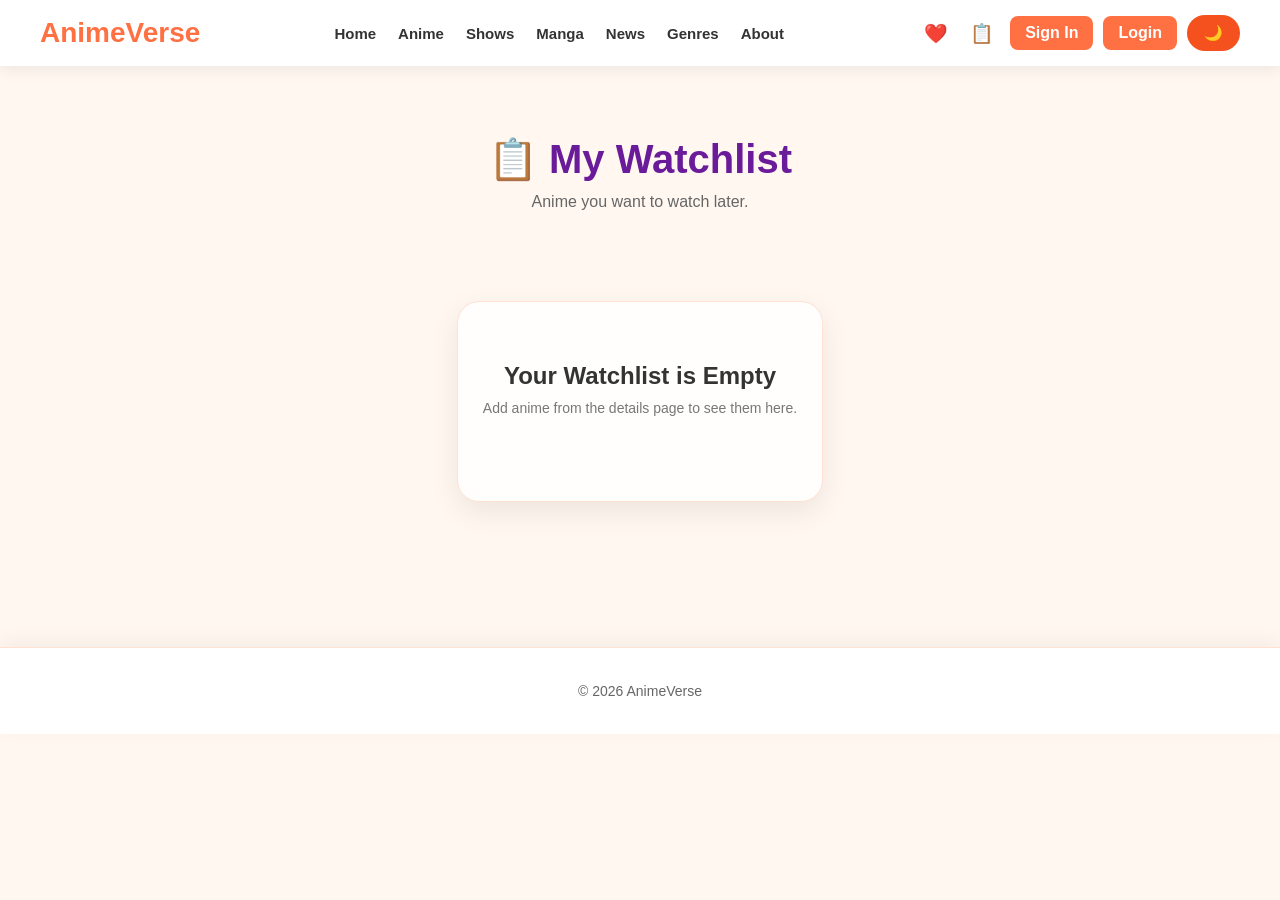
<file: pages/watchlist.html>
<!DOCTYPE html>
<html lang="en">

<head>
    <meta charset="UTF-8">
    <meta name="viewport" content="width=device-width, initial-scale=1.0">

    <title>My Watchlist - AnimeVerse</title>

    <link rel="stylesheet" href="../style.css">
</head>

<body>

<header class="main-header">

    <div class="logo">
        <a href="../index.html">AnimeVerse</a>
    </div>

    <nav class="main-nav">

        <a href="../index.html">Home</a>
        <a href="anime.html">Anime</a>
        <a href="shows.html">Shows</a>
        <a href="manga.html">Manga</a>
        <a href="news.html">News</a>
        <a href="genres.html">Genres</a>
        <a href="about.html">About</a>

    </nav>

    <div class="header-actions">

        <a href="favorites.html" class="header-link">
            ❤️
        </a>

        <a href="watchlist.html" class="header-link">
            📋
        </a>

        <a href="signin.html" class="signin-btn">
            Sign In
        </a>

        <a href="login.html" class="login-btn">
            Login
        </a>

        <button id="darkModeBtn" class="dark-mode-btn">
            🌙
        </button>

    </div>

</header>


<section class="watchlist-page">

    <h2>📋 My Watchlist</h2>

    <p>Anime you want to watch later.</p>

    <div id="watchlistContainer" class="cards"></div>

</section>


<footer>

    <p>© 2026 AnimeVerse</p>

</footer>


<script src="../script.js"></script>

</body>

</html>
</file>
<file: style.css>
* {
    margin: 0;
    padding: 0;
    box-sizing: border-box;
    font-family: Arial, sans-serif;
}

body {
    background: #fff7f0;
    color: #222;
    transition: 0.3s;
}

header {
    background: #ffffff;
    display: flex;
    justify-content: space-between;
    align-items: center;
    padding: 18px 50px;
    box-shadow: 0 3px 15px rgba(0, 0, 0, 0.08);
    position: sticky;
    top: 0;
    z-index: 1000;
}

header h1 {
    color: #f4511e;
    font-size: 30px;
    font-weight: bold;
}

nav {
    display: flex;
    align-items: center;
    gap: 20px;
}

nav a {
    color: #333;
    text-decoration: none;
    font-weight: 600;
    transition: 0.3s;
}

nav a:hover {
    color: #f4511e;
}

#darkModeBtn {
    padding: 9px 17px;
    border: none;
    border-radius: 25px;
    cursor: pointer;
    background: #f4511e;
    color: white;
    font-weight: bold;
    transition: 0.3s;
}

#darkModeBtn:hover {
    background: #ff7043;
    transform: scale(1.05);
}

.hero {
    min-height: 520px;

    background-image:
        linear-gradient(
            rgba(0, 0, 0, 0.45),
            rgba(0, 0, 0, 0.65)
        ),
        url("images/hero.jpg");

    background-size: cover;
    background-position: center;

    display: flex;
    flex-direction: column;
    justify-content: center;
    align-items: center;

    text-align: center;
    padding: 40px 20px;
}

.hero h2 {
    font-size: 55px;
    color: white;
    margin-bottom: 15px;
    text-shadow: 0 3px 10px rgba(0,0,0,0.5);
}

.hero p {
    font-size: 21px;
    color: white;
    margin-bottom: 25px;
}

.hero button {
    padding: 13px 30px;
    background: #f4511e;
    color: white;
    border: none;
    border-radius: 30px;
    cursor: pointer;
    font-size: 16px;
    font-weight: bold;
    transition: 0.3s;
}

.hero button:hover {
    background: #ff7043;
    transform: scale(1.07);
}

.search-section {
    display: flex;
    justify-content: center;
    align-items: center;
    gap: 15px;
    margin: 35px 20px;
    flex-wrap: wrap;
}

.search-section input,
.search-section select {
    padding: 14px 20px;
    border: 2px solid #ffd1bd;
    border-radius: 30px;
    outline: none;
    font-size: 15px;
    background: white;
    color: #333;
}

.search-section input {
    width: 320px;
}

.search-section input:focus,
.search-section select:focus {
    border-color: #f4511e;
}

.light-mode {
    background: #fff7f0;
    color: #222;
}

.light-mode header {
    background: #ffffff;
}

.light-mode nav a {
    color: #333;
}

.light-mode nav a:hover {
    color: #f4511e;
}

.cards {
    display: grid;
    grid-template-columns: repeat(4, 1fr);
    gap: 25px;
    padding: 35px 40px;
    max-width: 1400px;
    margin: auto;
}

.card {
    background: #ffffff;
    border-radius: 18px;
    text-align: center;
    overflow: hidden;
    box-shadow: 0 8px 25px rgba(0, 0, 0, 0.10);
    transition: 0.3s ease;
    border: 1px solid #ffe0d2;
}

.card:hover {
    transform: translateY(-10px);
    box-shadow: 0 15px 35px rgba(244, 81, 30, 0.20);
}

.card img {
    width: 100%;
    height: 330px;
    object-fit: cover;
    display: block;
}

.card h3 {
    margin: 16px 10px 8px;
    color: #222;
    font-size: 20px;
}

.card p {
    margin-bottom: 12px;
    color: #666;
}

.card .rating {
    color: #f4511e;
    font-weight: bold;
}

.details-btn {
    background: #f4511e;
    color: white;
    border: none;
    padding: 10px 22px;
    margin: 5px 0 20px;
    border-radius: 25px;
    cursor: pointer;
    font-size: 14px;
    font-weight: bold;
    transition: 0.3s;
}

.details-btn:hover {
    background: #ff7043;
    transform: scale(1.05);
}


.featured-section,
.trending-section,
.recent-section {
    text-align: center;
    padding: 60px 20px;
}

.featured-section h2,
.trending-section h2,
.recent-section h2 {
    font-size: 35px;
    color: #f4511e;
    margin-bottom: 10px;
}

.featured-section > p,
.trending-section > p,
.recent-section > p {
    color: #666;
    margin-bottom: 15px;
}

.view-all-btn {
    margin-top: 25px;
    padding: 13px 28px;
    border: none;
    border-radius: 30px;
    background: #f4511e;
    color: white;
    font-size: 16px;
    font-weight: bold;
    cursor: pointer;
    transition: 0.3s;
}

.view-all-btn:hover {
    background: #ff7043;
    transform: scale(1.05);
}

.light-mode .card {
    background: #ffffff;
    border-color: #ffe0d2;
}

.light-mode .card h3 {
    color: #222;
}

.light-mode .card p {
    color: #666;
}

.light-mode .featured-section > p,
.light-mode .trending-section > p,
.light-mode .recent-section > p {
    color: #555;
}

.slider {
    position: relative;
    width: 100%;
    height: 520px;
    overflow: hidden;
    background: #222;
}

.slide {
    display: none;
    position: relative;
    width: 100%;
    height: 100%;
}

.slide.active {
    display: block;
    animation: fadeSlide 1s ease;
}

@keyframes fadeSlide {
    from {
        opacity: 0;
    }

    to {
        opacity: 1;
    }
}

.slide img {
    width: 100%;
    height: 100%;
    object-fit: cover;
    display: block;
}

/* Dark overlay */
.slide::after {
    content: "";
    position: absolute;
    inset: 0;
    background: linear-gradient(
        90deg,
        rgba(0, 0, 0, 0.75),
        rgba(0, 0, 0, 0.25),
        rgba(0, 0, 0, 0.55)
    );
}

/* Slide text */
.slide-text {
    position: absolute;
    z-index: 2;
    left: 7%;
    bottom: 70px;
    max-width: 500px;
}

.slide-text h2 {
    font-size: 48px;
    color: white;
    margin-bottom: 12px;
    text-shadow: 0 3px 12px rgba(0, 0, 0, 0.7);
}

.slide-text p {
    color: #ffffff;
    font-size: 20px;
    margin-bottom: 20px;
}

/* Orange line */
.slide-text::before {
    content: "";
    display: block;
    width: 70px;
    height: 5px;
    background: #f4511e;
    border-radius: 5px;
    margin-bottom: 15px;
}

@media (max-width: 768px) {

    .slider {
        height: 400px;
    }

    .slide-text {
        left: 25px;
        bottom: 45px;
        max-width: 80%;
    }

    .slide-text h2 {
        font-size: 32px;
    }

    .slide-text p {
        font-size: 16px;
    }
}

@media (max-width: 480px) {

    .slider {
        height: 330px;
    }

    .slide-text {
        left: 20px;
        bottom: 30px;
    }

    .slide-text h2 {
        font-size: 26px;
    }

    .slide-text p {
        font-size: 14px;
    }
}

.details {
    max-width: 1200px;
    margin: 50px auto;
    padding: 45px;
    display: flex;
    align-items: center;
    gap: 50px;
    background: #ffffff;
    border-radius: 25px;
    box-shadow: 0 10px 35px rgba(0, 0, 0, 0.10);
}

.details img {
    width: 320px;
    height: 460px;
    object-fit: cover;
    border-radius: 20px;
    box-shadow: 0 10px 25px rgba(0, 0, 0, 0.20);
}

.details div {
    flex: 1;
    max-width: 700px;
}

.details h2 {
    font-size: 45px;
    color: #f4511e;
    margin-bottom: 20px;
}

.details p {
    margin: 12px 0;
    line-height: 1.8;
    color: #555;
}

.details p strong {
    color: #222;
}

.favorite-btn,
.trailer-btn,
.watch-btn {
    border: none;
    padding: 12px 22px;
    border-radius: 30px;
    cursor: pointer;
    margin-top: 15px;
    margin-right: 8px;
    font-size: 15px;
    font-weight: bold;
    transition: 0.3s;
}

.favorite-btn {
    background: #f4511e;
    color: white;
}

.trailer-btn {
    background: #e65100;
    color: white;
}

.watch-btn {
    background: #2e7d32;
    color: white;
}

.favorite-btn:hover,
.trailer-btn:hover,
.watch-btn:hover {
    transform: translateY(-3px);
    opacity: 0.9;
}

.episodes-section {
    max-width: 1100px;
    margin: 50px auto;
    padding: 40px 30px;
    text-align: center;
}

.episodes-section h2 {
    font-size: 32px;
    color: #f4511e;
    margin-bottom: 25px;
}

.episodes {
    display: grid;
    grid-template-columns: repeat(5, 1fr);
    gap: 15px;
}

.episode-btn {
    padding: 13px 10px;
    border: 1px solid #ffd1bd;
    border-radius: 12px;
    background: #ffffff;
    color: #333;
    cursor: pointer;
    font-weight: bold;
    transition: 0.3s;
}

.episode-btn:hover {
    background: #f4511e;
    color: white;
    transform: translateY(-3px);
}

.details-navigation {
    max-width: 1100px;
    margin: 20px auto 50px;
    display: flex;
    justify-content: space-between;
    gap: 20px;
}

.nav-btn {
    background: #f4511e;
    color: white;
    border: none;
    padding: 12px 25px;
    border-radius: 30px;
    cursor: pointer;
    font-weight: bold;
    transition: 0.3s;
}

.nav-btn:hover {
    background: #ff7043;
    transform: translateY(-3px);
}

.light-mode .details {
    background: #ffffff;
}

.light-mode .details p {
    color: #555;
}

.light-mode .details p strong {
    color: #222;
}

.light-mode .episode-btn {
    background: #ffffff;
    color: #333;
    border-color: #ffd1bd;
}

@media (max-width: 768px) {

    .details {
        margin: 25px 15px;
        padding: 25px;
        flex-direction: column;
        text-align: center;
        gap: 30px;
    }

    .details img {
        width: 240px;
        height: 350px;
    }

    .details h2 {
        font-size: 32px;
    }

    .episodes-section {
        padding: 30px 20px;
    }

    .episodes {
        grid-template-columns: repeat(2, 1fr);
    }

    .details-navigation {
        margin: 20px;
    }
}

@media (max-width: 480px) {

    .details img {
        width: 200px;
        height: 300px;
    }

    .details h2 {
        font-size: 27px;
    }

    .favorite-btn,
    .trailer-btn,
    .watch-btn {
        width: 100%;
        margin-right: 0;
    }

    .details-navigation {
        flex-direction: column;
    }
}

.genres-section {
    max-width: 1200px;
    margin: 50px auto;
    padding: 20px;
    text-align: center;
}

.genres-section h2 {
    font-size: 40px;
    color: #f4511e;
    margin-bottom: 10px;
}

.genres-section > p {
    color: #666;
    margin-bottom: 35px;
}

.genre-container {
    display: grid;
    grid-template-columns: repeat(3, 1fr);
    gap: 25px;
}

.genre-card {
    background: #ffffff;
    padding: 35px 20px;
    border-radius: 20px;
    border: 1px solid #ffe0d2;
    box-shadow: 0 8px 25px rgba(0,0,0,0.08);
    cursor: pointer;
    transition: 0.3s;
}

.genre-card:hover {
    transform: translateY(-8px);
    box-shadow: 0 15px 30px rgba(244,81,30,0.18);
}

.genre-card h3 {
    color: #f4511e;
    font-size: 23px;
    margin-bottom: 10px;
}

.genre-card p {
    color: #666;
    line-height: 1.6;
}

.about-section {
    max-width: 1000px;
    margin: 60px auto;
    padding: 20px;
}

.about-card {
    background: #ffffff;
    padding: 45px;
    border-radius: 25px;
    box-shadow: 0 10px 35px rgba(0,0,0,0.10);
    border: 1px solid #ffe0d2;
}

.about-card h2 {
    color: #f4511e;
    font-size: 40px;
    margin-bottom: 20px;
}

.about-card h3 {
    color: #e65100;
    margin-top: 30px;
    margin-bottom: 10px;
}

.about-card p {
    color: #555;
    line-height: 1.8;
    margin-bottom: 15px;
}

.favorites-section {
    max-width: 1300px;
    margin: 50px auto;
    padding: 20px;
    text-align: center;
}

.favorites-section h2 {
    color: #f4511e;
    font-size: 40px;
    margin-bottom: 10px;
}

.favorites-section > p {
    color: #666;
    margin-bottom: 30px;
}

#favoritesList {
    display: grid;
    grid-template-columns: repeat(4, 1fr);
    gap: 25px;
}


.empty-favorites {
    grid-column: 1 / -1;
    background: #ffffff;
    padding: 50px 20px;
    border-radius: 20px;
    border: 1px solid #ffe0d2;
    color: #666;
    box-shadow: 0 8px 25px rgba(0,0,0,0.08);
}

.empty-favorites h3 {
    color: #f4511e;
    margin-bottom: 10px;
}


.light-mode .genre-card,
.light-mode .about-card,
.light-mode .empty-favorites {
    background: #ffffff;
}

.light-mode .genre-card p,
.light-mode .about-card p,
.light-mode .favorites-section > p {
    color: #555;
}


@media (max-width: 900px) {

    .genre-container {
        grid-template-columns: repeat(2, 1fr);
    }

    #favoritesList {
        grid-template-columns: repeat(2, 1fr);
    }
}

@media (max-width: 600px) {

    .genres-section h2,
    .favorites-section h2,
    .about-card h2 {
        font-size: 30px;
    }

    .genre-container {
        grid-template-columns: 1fr;
    }

    #favoritesList {
        grid-template-columns: 1fr;
    }

    .about-card {
        padding: 25px;
    }
}

.dark-mode {
    background: #121212;
    color: #ffffff;
}

.dark-mode .main-header {
    background: #1e1e1e;
}

.dark-mode .main-nav a,
.dark-mode .header-link {
    color: #ffffff;
}

.dark-mode .main-nav a:hover,
.dark-mode .header-link:hover {
    color: #ff7043;
}

.dark-mode nav a {
    color: #ffffff;
}

.dark-mode nav a:hover {
    color: #ff7043;
}

.dark-mode .search-section input,
.dark-mode .search-section select {
    background: #242424;
    color: #ffffff;
    border-color: #444;
}

.dark-mode .card,
.dark-mode .details,
.dark-mode .genre-card,
.dark-mode .about-card,
.dark-mode .empty-favorites {
    background: #1e1e1e;
    border-color: #333;
}

.dark-mode .card h3,
.dark-mode .details p strong {
    color: #ffffff;
}

.dark-mode .card p,
.dark-mode .details p,
.dark-mode .genre-card p,
.dark-mode .about-card p,
.dark-mode .favorites-section > p {
    color: #cccccc;
}

.dark-mode .episode-btn {
    background: #242424;
    color: #ffffff;
    border-color: #444;
}

.dark-mode .episode-btn:hover {
    background: #f4511e;
    color: #ffffff;
}

footer {
    margin-top: 60px;
    padding: 35px 20px;
    text-align: center;
    background: #ffffff;
    border-top: 1px solid #ffe0d2;
    box-shadow: 0 -5px 20px rgba(0, 0, 0, 0.05);
}

footer p {
    color: #666;
    font-size: 14px;
}

.dark-mode footer {
    background: #1e1e1e;
    border-top-color: #333;
}

.dark-mode footer p {
    color: #bbb;
}

@media (max-width: 768px) {

    header {
        padding: 15px 20px;
        flex-direction: column;
        gap: 15px;
    }

    header h1 {
        font-size: 25px;
    }

    nav {
        flex-wrap: wrap;
        justify-content: center;
        gap: 12px;
    }

    nav a {
        font-size: 14px;
    }

    #darkModeBtn {
        padding: 8px 14px;
        font-size: 13px;
    }

    .hero {
        min-height: 420px;
    }

    .hero h2 {
        font-size: 38px;
    }

    .hero p {
        font-size: 17px;
    }

    .cards {
        grid-template-columns: repeat(2, 1fr);
        padding: 25px 20px;
        gap: 18px;
    }

    .card img {
        height: 280px;
    }
}

@media (max-width: 480px) {

    .cards {
        grid-template-columns: 1fr;
    }

    .card img {
        height: 380px;
    }

    .hero h2 {
        font-size: 30px;
    }

    .search-section input {
        width: 90%;
    }
}

.watchlist-btn {
    background: #6a1b9a;
    color: white;
    border: none;
    padding: 12px 22px;
    border-radius: 30px;
    cursor: pointer;
    margin-top: 15px;
    margin-right: 8px;
    font-size: 15px;
    font-weight: bold;
    transition: 0.3s;
}

.watchlist-btn:hover {
    background: #8e24aa;
    transform: translateY(-3px);
}

.dark-mode .watchlist-btn {
    background: #8e24aa;
}

.dark-mode .watchlist-btn:hover {
    background: #ab47bc;
}

@media (max-width: 480px) {
    .watchlist-btn {
        width: 100%;
        margin-right: 0;
    }
}

.watchlist-page {
    max-width: 1300px;
    margin: 50px auto;
    padding: 20px;
    text-align: center;
}

.watchlist-page h2 {
    color: #6a1b9a;
    font-size: 40px;
    margin-bottom: 10px;
}

.watchlist-page > p {
    color: #666;
    margin-bottom: 25px;
}

.remove-watchlist-btn {
    background: #d32f2f;
    color: white;
    border: none;
    padding: 10px 20px;
    margin: 5px 0 20px;
    border-radius: 25px;
    cursor: pointer;
    font-size: 14px;
    font-weight: bold;
    transition: 0.3s;
}

.remove-watchlist-btn:hover {
    background: #b71c1c;
    transform: scale(1.05);
}


.dark-mode .watchlist-page > p {
    color: #ccc;
}

.dark-mode .watchlist-page h2 {
    color: #ab47bc;
}

.dark-mode .remove-watchlist-btn {
    background: #e53935;
}

.dark-mode .remove-watchlist-btn:hover {
    background: #ef5350;
}


@media (max-width: 600px) {

    .watchlist-page {
        margin: 30px auto;
        padding: 15px;
    }

    .watchlist-page h2 {
        font-size: 30px;
    }
}

/* ==============================
   ABOUT PAGE FEATURES
   ============================== */

.about-features {
    display: grid;
    grid-template-columns: repeat(3, 1fr);
    gap: 25px;
    margin-top: 40px;
}

.about-box {
    background: #fff7f0;
    padding: 30px 20px;
    border-radius: 20px;
    border: 1px solid #ffe0d2;
    text-align: center;
    transition: 0.3s ease;
}

.about-box:hover {
    transform: translateY(-8px);
    box-shadow: 0 12px 30px rgba(244, 81, 30, 0.15);
}

.about-box h3 {
    color: #f4511e;
    font-size: 22px;
    margin-bottom: 12px;
}

.about-box p {
    color: #666;
    line-height: 1.7;
}


/* Dark Mode */

.dark-mode .about-box {
    background: #242424;
    border-color: #333;
}

.dark-mode .about-box h3 {
    color: #ff7043;
}

.dark-mode .about-box p {
    color: #cccccc;
}


/* Responsive */

@media (max-width: 768px) {

    .about-features {
        grid-template-columns: 1fr;
        gap: 20px;
    }

    .about-box {
        padding: 25px 20px;
        text-decoration: none;
        color: inherit;

    }

}

/* User Rating */

.user-rating {
    margin-top: 25px;
    padding: 20px;
    background: #fff7f0;
    border-radius: 15px;
    border: 1px solid #ffe0d2;
}

.user-rating h3 {
    color: #f4511e;
    margin-bottom: 12px;
}

.stars {
    display: flex;
    gap: 5px;
}

.star-btn {
    border: none;
    background: transparent;
    font-size: 28px;
    cursor: pointer;
    opacity: 0.4;
    transition: 0.2s;
}

.star-btn:hover,
.star-btn.selected {
    opacity: 1;
    transform: scale(1.1);
}

#userRatingMessage {
    margin-top: 10px;
    color: #666;
}

.user-card-rating {
    color: #f4511e;
    font-weight: bold;
    margin: 8px 0 12px;
}

.dark-mode .user-card-rating {
    color: #ff7043;
}

/* ===== MODERN HEADER ===== */

.main-header {
    display: flex;
    align-items: center;
    justify-content: space-between;
    padding: 15px 40px;
    background: #ffffff;
    color: #222;
    position: sticky;
    top: 0;
    z-index: 1000;
    box-shadow: 0 3px 15px rgba(0, 0, 0, 0.08);
}

.logo a {
    color: #ff7043;
    text-decoration: none;
    font-size: 28px;
    font-weight: bold;
}

.main-nav {
    display: flex;
    gap: 22px;
}

.main-nav a {
    color: #333;
    text-decoration: none;
    font-weight: 600;
    font-size: 15px;
    transition: 0.3s;
}

.main-nav a:hover {
    color: #ff7043;
}

.header-actions {
    display: flex;
    align-items: center;
    gap: 10px;
}

.header-link {
    color: #333;
    text-decoration: none;
    font-size: 19px;
    padding: 6px;
    transition: 0.3s;
}

.header-link:hover {
    color: #f4511e;
    transform: scale(1.1);
}

.signin-btn,
.login-btn {
    text-decoration: none;
    padding: 8px 15px;
    border-radius: 8px;
    font-weight: bold;
}

.signin-btn {
    background: #ff7043;
    color: white;
}

.login-btn {
    background: #ff7043;
    color: white;
}

.signin-btn:hover {
    opacity: 0.85;
}

.login-btn:hover {
    opacity: 0.85;
}

.dark-mode-btn {
    border: none;
    background: #222;
    color: white;
    padding: 8px 12px;
    border-radius: 8px;
    cursor: pointer;
    font-size: 15px;
}

.dark-mode-btn:hover {
    background: #333;
}

.show-watchlist-btn {
    background: #ff7043;
    color: white;
    border: none;
    padding: 10px 16px;
    border-radius: 8px;
    font-weight: bold;
    cursor: pointer;
    transition: 0.3s;
}

.show-watchlist-btn:hover {
    transform: translateY(-2px);
    opacity: 0.9;
}

.show-watchlist-btn:active {
    transform: scale(0.97);
}

/* ===== SHOW CARD BUTTONS ===== */

.card-buttons {
    display: flex;
    gap: 6px;
    margin: 12px 15px 20px;
}

.card-buttons > a,
.card-buttons > button {
    flex: 1;
    width: 50%;
}

.card-buttons > a {
    text-decoration: none;
}

.card-buttons button {
    width: 100%;
    height: 42px;
    box-sizing: border-box;
    padding: 0 8px;
    border: none;
    border-radius: 8px;
    font-size: 13px;
    font-weight: bold;
    cursor: pointer;
    transition: 0.3s;
}

.card-buttons .details-btn {
    width: 100%;
    height: 42px;
    margin: 0;
    padding: 0 8px;
    box-sizing: border-box;
}

.card-buttons .show-watchlist-btn {
    width: 100%;
    height: 42px;
    margin: 0;
    padding: 0 8px;
    background: #f4511e;
    color: white;
    box-sizing: border-box;
}

.card-buttons button:hover {
    transform: translateY(-2px);
    opacity: 0.9;
}

/* ===== NEWS CARDS ===== */

.news-card {
    padding-bottom: 20px;
}

.news-icon {
    font-size: 45px;
    padding: 25px 0 10px;
}

.news-card h3 {
    min-height: 50px;
}

.news-card p {
    padding: 0 18px;
    line-height: 1.6;
}

.news-date {
    display: inline-block;
    margin-top: 8px;
    padding: 6px 12px;
    background: #fff1eb;
    color: #f4511e;
    border-radius: 20px;
    font-size: 13px;
    font-weight: bold;
}

.dark-mode .news-date {
    background: #2a2a2a;
    color: #ff7043;
}

/* ===== WATCH PAGE ===== */

.watch-section {
    max-width: 1100px;
    margin: 50px auto;
    padding: 30px;
    text-align: center;
}

.watch-section h1 {
    color: #f4511e;
    margin-bottom: 10px;
}

.watch-section > p {
    color: #666;
    margin-bottom: 25px;
}

.video-container {
    width: 100%;
    max-width: 900px;
    margin: 0 auto 30px;
    background: #111;
    border-radius: 15px;
    overflow: hidden;
    box-shadow: 0 10px 30px rgba(0,0,0,0.25);
}

.video-container video {
    width: 100%;
    height: 500px;
    display: block;
    object-fit: contain;
    background: #000;
}

.watch-info {
    margin: 25px 0;
}

.watch-info h2 {
    margin-bottom: 10px;
    color: #222;
}

.watch-info p {
    color: #666;
    margin-bottom: 20px;
}

.episode-navigation {
    display: flex;
    justify-content: center;
    gap: 15px;
    margin-top: 30px;
}

.episode-navigation .nav-btn {
    padding: 12px 20px;
    border: none;
    border-radius: 8px;
    background: #f4511e;
    color: white;
    font-weight: bold;
    cursor: pointer;
}

.episode-navigation .nav-btn:hover {
    background: #ff7043;
    transform: translateY(-2px);
}


/* Dark Mode */

.dark-mode .watch-section h1 {
    color: #ff7043;
}

.dark-mode .watch-info h2 {
    color: white;
}

.dark-mode .watch-section > p,
.dark-mode .watch-info p {
    color: #bbb;
}


/* Mobile */

@media (max-width: 768px) {

    .watch-section {
        padding: 20px 15px;
        margin: 30px auto;
    }

    .video-container video {
        height: 300px;
    }

    .episode-navigation {
        flex-direction: column;
    }

    .episode-navigation .nav-btn {
        width: 100%;
    }
}

#nextEpisode {
    position: relative;
    z-index: 9999;
    pointer-events: auto;
    cursor: pointer;
}

#previousEpisode {
    position: relative;
    z-index: 9999;
    pointer-events: auto;
    cursor: pointer;
}

/* ===== BACK TO DETAILS BUTTON ===== */

.back-details-btn {
    display: inline-block;
    margin-bottom: 25px;
    padding: 11px 20px;
    background: #f4511e;
    color: white;
    text-decoration: none;
    border-radius: 8px;
    font-weight: bold;
    transition: 0.3s;
}

.back-details-btn:hover {
    background: #ff7043;
    transform: translateY(-2px);
}

/* ===== EPISODE BUTTONS ===== */

.episodes {
    display: grid;
    grid-template-columns: repeat(auto-fill, minmax(130px, 1fr));
    gap: 12px;
    margin-top: 20px;
}

.episode-btn {
    padding: 12px 10px;
    background: #f4511e;
    color: white;
    border: none;
    border-radius: 8px;
    text-decoration: none;
    text-align: center;
    font-weight: bold;
    cursor: pointer;
    transition: 0.3s;
}

.episode-btn:hover {
    background: #ff7043;
    transform: translateY(-2px);
}

.episode-btn:active {
    transform: scale(0.97);
}

.dark-mode .episode-btn {
    background: #ff7043;
}

.dark-mode .episode-btn:hover {
    background: #f4511e;
}

/* =========================================
   MODERN LOGIN / AUTH PAGE
   ========================================= */

.auth-page {
    min-height: 100vh;
    background: linear-gradient(135deg, #fff5f0, #ffe3d6);
}


/* Auth Container */

.auth-container {
    min-height: calc(100vh - 150px);
    display: flex;
    justify-content: center;
    align-items: center;
    padding: 60px 20px;
}


/* Auth Card */

.auth-card {
    width: 100%;
    max-width: 450px;
    background: #ffffff;
    padding: 40px;
    border-radius: 22px;
    box-shadow: 0 15px 45px rgba(0, 0, 0, 0.15);
    text-align: center;
}


/* Logo */

.auth-logo {
    width: 70px;
    height: 70px;
    margin: 0 auto 18px;

    display: flex;
    align-items: center;
    justify-content: center;

    background: #fff1eb;
    border-radius: 50%;

    font-size: 34px;
}


/* Heading */

.auth-card h1 {
    margin: 0;
    color: #222;
    font-size: 30px;
}


.auth-subtitle {
    margin: 10px 0 30px;
    color: #777;
    font-size: 15px;
}


/* Input Group */

.input-group {
    text-align: left;
    margin-bottom: 20px;
}


.input-group label {
    display: block;
    margin-bottom: 8px;

    color: #333;
    font-size: 14px;
    font-weight: 600;
}


.input-group input {
    width: 100%;
    height: 48px;

    padding: 0 14px;

    border: 1px solid #ddd;
    border-radius: 10px;

    box-sizing: border-box;

    font-size: 14px;
    outline: none;

    transition: 0.3s;
}


.input-group input:focus {
    border-color: #f4511e;
    box-shadow: 0 0 0 3px rgba(244, 81, 30, 0.12);
}


/* Password */

.password-wrapper {
    position: relative;
}


.password-wrapper input {
    padding-right: 50px;
}


.password-toggle {
    position: absolute;

    right: 12px;
    top: 50%;

    transform: translateY(-50%);

    border: none;
    background: transparent;

    cursor: pointer;

    font-size: 18px;
}


/* Auth Options */

.auth-options {
    display: flex;
    justify-content: space-between;
    align-items: center;

    margin: 5px 0 25px;

    font-size: 13px;
}


.remember-me {
    display: flex;
    align-items: center;
    gap: 7px;

    color: #555;
    cursor: pointer;
}


.remember-me input {
    accent-color: #f4511e;
}


.forgot-password {
    color: #f4511e;
    text-decoration: none;
    font-weight: 600;
}


.forgot-password:hover {
    text-decoration: underline;
}


/* Login Button */

.auth-submit-btn {
    width: 100%;
    height: 50px;

    border: none;
    border-radius: 10px;

    background: linear-gradient(
        135deg,
        #f4511e,
        #ff7043
    );

    color: white;

    font-size: 16px;
    font-weight: bold;

    cursor: pointer;

    transition: 0.3s;
}


.auth-submit-btn:hover {
    transform: translateY(-2px);

    box-shadow:
        0 8px 20px rgba(244, 81, 30, 0.3);
}


/* Message */

.auth-message {
    min-height: 20px;

    margin: 15px 0 0;

    font-size: 14px;
}


.auth-message.success {
    color: #2e7d32;
}


/* Divider */

.auth-divider {
    display: flex;
    align-items: center;

    gap: 15px;

    margin: 28px 0;
}


.auth-divider::before,
.auth-divider::after {
    content: "";

    flex: 1;

    height: 1px;

    background: #ddd;
}


.auth-divider span {
    color: #999;

    font-size: 12px;
    font-weight: bold;
}


/* Create Account */

.auth-switch {
    color: #666;
    font-size: 14px;
}


.auth-switch a {
    color: #f4511e;

    font-weight: bold;

    text-decoration: none;
}


.auth-switch a:hover {
    text-decoration: underline;
}


/* Back Home */

.back-home {
    display: inline-block;

    margin-top: 20px;

    color: #777;

    text-decoration: none;

    font-size: 13px;
}


.back-home:hover {
    color: #f4511e;
}


/* Dark Mode */

.dark-mode.auth-page {
    background: linear-gradient(
        135deg,
        #181818,
        #252525
    );
}


.dark-mode .auth-card {
    background: #202020;
}


.dark-mode .auth-card h1 {
    color: white;
}


.dark-mode .auth-subtitle {
    color: #aaa;
}


.dark-mode .input-group label {
    color: #ddd;
}


.dark-mode .input-group input {
    background: #2b2b2b;
    color: white;
    border-color: #444;
}


.dark-mode .input-group input::placeholder {
    color: #999;
}


.dark-mode .auth-divider::before,
.dark-mode .auth-divider::after {
    background: #444;
}


.dark-mode .remember-me {
    color: #bbb;
}


.dark-mode .auth-switch {
    color: #aaa;
}


.dark-mode .back-home {
    color: #aaa;
}


.dark-mode .auth-logo {
    background: #2b2b2b;
}


/* Mobile */

@media (max-width: 600px) {

    .auth-container {
        padding: 40px 15px;
    }

    .auth-card {
        padding: 30px 22px;
        border-radius: 18px;
    }

    .auth-card h1 {
        font-size: 26px;
    }

    .auth-options {
        flex-direction: column;
        align-items: flex-start;
        gap: 12px;
    }

}

/* =========================================
   ADVANCED ANIMEVERSE LOGIN PAGE
   ========================================= */

.advanced-auth-container {
    min-height: calc(100vh - 145px);
    display: flex;
    justify-content: center;
    align-items: center;
    padding: 55px 20px;
    background:
        radial-gradient(circle at 15% 20%, rgba(244,81,30,0.16), transparent 30%),
        radial-gradient(circle at 85% 80%, rgba(99,70,180,0.16), transparent 30%),
        linear-gradient(135deg, #fff7f2, #f4efff);
}


/* Main Card */

.advanced-auth-card {
    width: 100%;
    max-width: 1050px;
    min-height: 610px;

    display: grid;
    grid-template-columns: 1fr 1fr;

    background: rgba(255,255,255,0.88);
    backdrop-filter: blur(18px);

    border-radius: 28px;

    overflow: hidden;

    box-shadow:
        0 25px 70px rgba(0,0,0,0.16);

    border: 1px solid rgba(255,255,255,0.8);
}


/* =========================================
   LEFT VISUAL PANEL
   ========================================= */

.auth-visual {
    position: relative;
    overflow: hidden;

    display: flex;
    align-items: center;
    justify-content: center;

    padding: 55px;

    background:
        radial-gradient(circle at 20% 20%, #ff7043, transparent 32%),
        radial-gradient(circle at 85% 75%, #7048c8, transparent 35%),
        linear-gradient(
            145deg,
            #171329,
            #251744 50%,
            #111827
        );

    color: white;
}


/* Glow Effects */

.visual-glow {
    position: absolute;

    border-radius: 50%;

    filter: blur(5px);

    animation: floatingGlow 6s ease-in-out infinite;
}


.glow-one {
    width: 220px;
    height: 220px;

    top: -80px;
    right: -70px;

    background: rgba(255,112,67,0.25);
}


.glow-two {
    width: 180px;
    height: 180px;

    bottom: -60px;
    left: -50px;

    background: rgba(123,92,255,0.25);

    animation-delay: 2s;
}


@keyframes floatingGlow {

    0%, 100% {
        transform: translateY(0);
    }

    50% {
        transform: translateY(18px);
    }
}


/* Floating Stars */

.anime-orb {
    position: absolute;

    color: #ffb39a;

    font-size: 25px;

    animation: floatingOrb 4s ease-in-out infinite;
}


.orb-one {
    top: 18%;
    left: 15%;
}


.orb-two {
    top: 32%;
    right: 13%;

    font-size: 18px;

    animation-delay: 1s;
}


.orb-three {
    bottom: 20%;
    left: 25%;

    font-size: 20px;

    animation-delay: 2s;
}


@keyframes floatingOrb {

    0%, 100% {
        transform: translateY(0) rotate(0deg);
        opacity: 0.7;
    }

    50% {
        transform: translateY(-15px) rotate(20deg);
        opacity: 1;
    }
}


/* Visual Content */

.visual-content {
    position: relative;
    z-index: 2;

    max-width: 390px;
}


.visual-logo {
    width: 72px;
    height: 72px;

    display: flex;
    align-items: center;
    justify-content: center;

    margin-bottom: 28px;

    border-radius: 20px;

    background: rgba(255,255,255,0.12);

    border: 1px solid rgba(255,255,255,0.2);

    backdrop-filter: blur(10px);

    font-size: 35px;

    box-shadow:
        0 10px 30px rgba(0,0,0,0.2);
}


.visual-content h2 {
    margin: 0;

    font-size: 38px;

    line-height: 1.2;

    letter-spacing: -1px;
}


.visual-content h2 span {
    display: block;

    background: linear-gradient(
        90deg,
        #ff7043,
        #ffab91,
        #c5a8ff
    );

    background-clip: text;
    -webkit-background-clip: text;
    -webkit-text-fill-color: transparent;
}


.visual-content > p {
    margin: 20px 0 35px;

    color: #d7d2e3;

    font-size: 15px;

    line-height: 1.7;
}


/* Visual Features */

.visual-features {
    display: flex;
    flex-direction: column;

    gap: 14px;
}


.visual-features div {
    display: flex;
    align-items: center;

    gap: 13px;

    padding: 12px 15px;

    border-radius: 12px;

    background: rgba(255,255,255,0.07);

    border: 1px solid rgba(255,255,255,0.08);

    transition: 0.3s;
}


.visual-features div:hover {
    transform: translateX(6px);

    background: rgba(255,255,255,0.12);
}


.visual-features span {
    font-size: 19px;
}


.visual-features p {
    margin: 0;

    color: #eee;

    font-size: 14px;
}


/* =========================================
   RIGHT LOGIN PANEL
   ========================================= */

.advanced-login {
    padding: 55px 65px;

    display: flex;
    flex-direction: column;
    justify-content: center;
}


/* Heading */

.login-heading {
    margin-bottom: 30px;
}


.small-title {
    display: inline-block;

    margin-bottom: 10px;

    color: #f4511e;

    font-size: 11px;

    font-weight: 800;

    letter-spacing: 1.8px;
}


.login-heading h1 {
    margin: 0 0 10px;

    color: #202020;

    font-size: 32px;

    letter-spacing: -0.7px;
}


.login-heading p {
    margin: 0;

    color: #777;

    font-size: 14px;
}


/* Inputs */

.advanced-input {
    margin-bottom: 20px;
}


.advanced-input label {
    display: block;

    margin-bottom: 8px;

    color: #333;

    font-size: 13px;

    font-weight: 700;
}


.input-box {
    height: 52px;

    display: flex;
    align-items: center;

    gap: 10px;

    padding: 0 15px;

    box-sizing: border-box;

    border: 1px solid #e1e1e1;

    border-radius: 12px;

    background: #fafafa;

    transition: 0.3s;
}


.input-box:focus-within {
    border-color: #f4511e;

    background: white;

    box-shadow:
        0 0 0 4px rgba(244,81,30,0.09);
}


.input-box > span {
    font-size: 17px;
}


.input-box input {
    width: 100%;

    height: 100%;

    border: none;

    outline: none;

    background: transparent;

    font-size: 14px;

    color: #222;
}


.input-box input::placeholder {
    color: #aaa;
}


/* Password */

.input-box .password-toggle {
    flex-shrink: 0;

    border: none;

    background: transparent;

    cursor: pointer;

    font-size: 17px;
}


/* Login Options */

.login-options {
    display: flex;

    justify-content: space-between;

    align-items: center;

    margin: 4px 0 24px;

    font-size: 12px;
}


.login-options label {
    display: flex;

    align-items: center;

    gap: 7px;

    color: #666;

    cursor: pointer;
}


.login-options input {
    accent-color: #f4511e;
}


.login-options a {
    color: #f4511e;

    font-weight: 700;

    text-decoration: none;
}


.login-options a:hover {
    text-decoration: underline;
}


/* Advanced Login Button */

.advanced-login-btn {
    width: 100%;

    height: 54px;

    display: flex;

    align-items: center;

    justify-content: space-between;

    padding: 0 20px;

    border: none;

    border-radius: 12px;

    background:
        linear-gradient(
            135deg,
            #f4511e,
            #ff7043,
            #7b4acb
        );

    background-size: 200% 200%;

    color: white;

    font-size: 14px;

    font-weight: 800;

    cursor: pointer;

    transition: 0.4s;

    box-shadow:
        0 10px 25px rgba(244,81,30,0.22);
}


.advanced-login-btn strong {
    font-size: 21px;

    transition: 0.3s;
}


.advanced-login-btn:hover {
    background-position: 100% 50%;

    transform: translateY(-2px);

    box-shadow:
        0 14px 30px rgba(123,74,203,0.25);
}


.advanced-login-btn:hover strong {
    transform: translateX(5px);
}


/* Divider */

.advanced-divider {
    display: flex;

    align-items: center;

    gap: 14px;

    margin: 25px 0 18px;
}


.advanced-divider::before,
.advanced-divider::after {
    content: "";

    flex: 1;

    height: 1px;

    background: #e5e5e5;
}


.advanced-divider span {
    color: #aaa;

    font-size: 10px;

    font-weight: 800;
}


/* Create Account */

.create-account {
    margin: 0;

    text-align: center;

    color: #777;

    font-size: 13px;
}


.create-account a {
    color: #f4511e;

    font-weight: 800;

    text-decoration: none;
}


.create-account a:hover {
    text-decoration: underline;
}


/* Back Home */

.advanced-back-home {
    align-self: center;

    margin-top: 20px;

    color: #888;

    font-size: 12px;

    text-decoration: none;

    transition: 0.3s;
}


.advanced-back-home:hover {
    color: #f4511e;

    transform: translateX(-3px);
}


/* =========================================
   DARK MODE
   ========================================= */

.dark-mode .advanced-auth-container {
    background:
        radial-gradient(
            circle at 15% 20%,
            rgba(244,81,30,0.12),
            transparent 30%
        ),
        linear-gradient(
            135deg,
            #101010,
            #1b1725
        );
}


.dark-mode .advanced-auth-card {
    background: rgba(30,30,30,0.92);

    border-color: rgba(255,255,255,0.06);
}


.dark-mode .login-heading h1 {
    color: white;
}


.dark-mode .login-heading p {
    color: #aaa;
}


.dark-mode .advanced-input label {
    color: #ddd;
}


.dark-mode .input-box {
    background: #282828;

    border-color: #414141;
}


.dark-mode .input-box:focus-within {
    background: #2d2d2d;
}


.dark-mode .input-box input {
    color: white;
}


.dark-mode .input-box input::placeholder {
    color: #888;
}


.dark-mode .login-options label {
    color: #aaa;
}


.dark-mode .advanced-divider::before,
.dark-mode .advanced-divider::after {
    background: #414141;
}


.dark-mode .create-account {
    color: #aaa;
}


.dark-mode .advanced-back-home {
    color: #999;
}


/* =========================================
   RESPONSIVE
   ========================================= */

@media (max-width: 850px) {

    .advanced-auth-card {
        grid-template-columns: 1fr;
        max-width: 520px;
    }

    .auth-visual {
        position: relative;
        overflow: hidden;

        display: flex;
        align-items: center;
        justify-content: center;

        padding: 55px;

        color: white;

        background:
        linear-gradient(
            135deg,
            rgba(20, 15, 40, 0.82),
            rgba(244, 81, 30, 0.45)
        ),
        url("../images/hero.jpg") center / cover no-repeat;

        isolation: isolate;

        box-shadow:
            inset -30px 0 60px rgba(0, 0, 0, 0.18);

        background-position: center; 
    }

    .auth-visual::before {
        content: "";
        position: absolute;
        inset: 0;

        background:
            linear-gradient(
                135deg,
                rgba(15, 10, 35, 0.45),
                rgba(244, 81, 30, 0.30),
                rgba(80, 45, 130, 0.50)
        );

        z-index: -1;
    }

    .visual-content h2 {
        font-size: 32px;
    }

    .advanced-login {
        padding: 45px 40px;
    }

}


@media (max-width: 550px) {

    .advanced-auth-container {
        padding: 25px 12px;
    }

    .advanced-auth-card {
        border-radius: 20px;
    }

    .auth-visual {
        min-height: 330px;
        padding: 30px;
    }

    .visual-logo {
        width: 60px;
        height: 60px;
        font-size: 28px;
    }

    .visual-content h2 {
        font-size: 27px;
    }

    .visual-content > p {
        font-size: 13px;
        margin-bottom: 22px;
    }

    .visual-features {
        gap: 8px;
    }

    .visual-features div {
        padding: 9px 12px;
    }

    .advanced-login {
        padding: 35px 25px;
    }

    .login-heading h1 {
        font-size: 27px;
    }

}

/* =========================================
   SIGN IN BUTTON POLISH
   ========================================= */

#signinForm .advanced-login-btn {
    position: relative;
    overflow: hidden;
}

#signinForm .advanced-login-btn::before {
    content: "";

    position: absolute;

    top: 0;
    left: -100%;

    width: 60%;
    height: 100%;

    background: rgba(255,255,255,0.18);

    transform: skewX(-20deg);

    transition: 0.6s;
}

#signinForm .advanced-login-btn:hover::before {
    left: 130%;
}

#signinForm .advanced-login-btn span,
#signinForm .advanced-login-btn strong {
    position: relative;
    z-index: 2;
}

/* =========================================
   ANIMEVERSE PROFILE PAGE
   ========================================= */

.profile-container {
    min-height: calc(100vh - 145px);
    display: flex;
    justify-content: center;
    align-items: center;
    padding: 55px 20px;

    background:
        radial-gradient(
            circle at 15% 20%,
            rgba(244, 81, 30, 0.14),
            transparent 30%
        ),
        radial-gradient(
            circle at 85% 80%,
            rgba(123, 74, 203, 0.14),
            transparent 30%
        ),
        linear-gradient(
            135deg,
            #fff7f2,
            #f4efff
        );
}

.profile-card {
    width: 100%;
    max-width: 700px;

    padding: 45px;

    background: rgba(255, 255, 255, 0.9);

    backdrop-filter: blur(18px);

    border-radius: 28px;

    text-align: center;

    box-shadow:
        0 25px 70px rgba(0, 0, 0, 0.15);

    border: 1px solid rgba(255, 255, 255, 0.8);
}

.profile-avatar {
    width: 100px;
    height: 100px;

    margin: 0 auto 20px;

    display: flex;
    align-items: center;
    justify-content: center;

    border-radius: 50%;

    font-size: 45px;

    background:
        linear-gradient(
            135deg,
            #f4511e,
            #ff7043,
            #7b4acb
        );

    box-shadow:
        0 12px 30px rgba(244, 81, 30, 0.25);
}

.profile-card h1 {
    margin: 0 0 8px;

    font-size: 32px;

    color: #222;
}

.profile-subtitle {
    margin-bottom: 30px;

    color: #777;

    font-size: 14px;
}


/* Profile information */

.profile-info {
    display: grid;

    grid-template-columns: 1fr 1fr;

    gap: 15px;

    margin-bottom: 30px;
}

.profile-item {
    display: flex;

    align-items: center;

    gap: 14px;

    padding: 18px;

    text-align: left;

    border-radius: 15px;

    background: #fafafa;

    border: 1px solid #eeeeee;

    transition: 0.3s;
}

.profile-item:hover {
    transform: translateY(-3px);

    box-shadow:
        0 8px 20px rgba(0, 0, 0, 0.08);
}

.profile-item > span {
    width: 42px;
    height: 42px;

    display: flex;

    align-items: center;
    justify-content: center;

    flex-shrink: 0;

    border-radius: 12px;

    background: #fff1eb;

    font-size: 20px;
}

.profile-item div {
    display: flex;

    flex-direction: column;

    gap: 5px;
}

.profile-item small {
    color: #999;

    font-size: 11px;

    font-weight: 700;

    text-transform: uppercase;

    letter-spacing: 0.6px;
}

.profile-item strong {
    color: #333;

    font-size: 14px;
}


/* Profile buttons */

.profile-actions {
    display: flex;

    justify-content: center;

    gap: 12px;

    flex-wrap: wrap;
}

.profile-actions a {
    padding: 11px 18px;

    border-radius: 10px;

    background: #f4511e;

    color: white;

    text-decoration: none;

    font-size: 13px;

    font-weight: 700;

    transition: 0.3s;
}

.profile-actions a:hover {
    background: #ff7043;

    transform: translateY(-2px);
}


/* Dark mode */

.dark-mode .profile-container {
    background:
        radial-gradient(
            circle at 15% 20%,
            rgba(244, 81, 30, 0.12),
            transparent 30%
        ),
        linear-gradient(
            135deg,
            #101010,
            #1b1725
        );
}

.dark-mode .profile-card {
    background: rgba(30, 30, 30, 0.92);

    border-color:
        rgba(255, 255, 255, 0.06);
}

.dark-mode .profile-card h1 {
    color: white;
}

.dark-mode .profile-subtitle {
    color: #aaa;
}

.dark-mode .profile-item {
    background: #282828;

    border-color: #414141;
}

.dark-mode .profile-item > span {
    background: #34251f;
}

.dark-mode .profile-item small {
    color: #999;
}

.dark-mode .profile-item strong {
    color: #eee;
}


/* Responsive */

@media (max-width: 650px) {

    .profile-container {
        padding: 30px 15px;
    }

    .profile-card {
        padding: 35px 22px;

        border-radius: 22px;
    }

    .profile-card h1 {
        font-size: 28px;
    }

    .profile-info {
        grid-template-columns: 1fr;
    }

    .profile-actions {
        flex-direction: column;
    }

    .profile-actions a {
        width: 100%;

        box-sizing: border-box;
    }
}

/* Logout Button */

.profile-logout-btn {
    padding: 11px 18px;

    border-radius: 10px;

    background: linear-gradient(135deg, #e85d04, #f4511e);

    color: white;

    border: none;

    font-size: 13px;

    font-weight: 700;

    cursor: pointer;

    transition: 0.3s;

    box-shadow: 0 5px 15px rgba(244, 81, 30, 0.18);
}

.profile-logout-btn:hover {
    background: linear-gradient(135deg, #d94801, #e64a19);

    transform: translateY(-2px);

    box-shadow: 0 8px 20px rgba(244, 81, 30, 0.25);
}


/* Dark Mode */

.dark-mode .profile-logout-btn {
    background: linear-gradient(135deg, #f4511e, #ff7043);
}

.dark-mode .profile-logout-btn:hover {
    background: linear-gradient(135deg, #e64a19, #f4511e);
}

/* =========================================
   EDIT PROFILE MODAL
   ========================================= */

.profile-modal {
    display: none;

    position: fixed;

    top: 0;
    left: 0;

    width: 100%;
    height: 100%;

    background: rgba(0, 0, 0, 0.55);

    backdrop-filter: blur(6px);

    justify-content: center;
    align-items: center;

    z-index: 9999;

    padding: 20px;

    box-sizing: border-box;
}

.profile-modal-content {
    position: relative;

    width: 100%;
    max-width: 450px;

    padding: 35px;

    background: white;

    border-radius: 22px;

    box-shadow:
        0 25px 70px rgba(0, 0, 0, 0.25);

    animation: profileModalIn 0.3s ease;
}

@keyframes profileModalIn {

    from {
        opacity: 0;
        transform: translateY(20px) scale(0.96);
    }

    to {
        opacity: 1;
        transform: translateY(0) scale(1);
    }

}

.profile-modal-content h2 {
    margin: 0 0 8px;

    color: #222;

    font-size: 25px;
}

.profile-modal-content > p {
    margin-bottom: 25px;

    color: #777;

    font-size: 13px;
}

.profile-modal-content label {
    display: block;

    margin: 15px 0 7px;

    color: #444;

    font-size: 12px;

    font-weight: 700;
}

.profile-modal-content input {
    width: 100%;

    padding: 13px 15px;

    box-sizing: border-box;

    border: 1px solid #ddd;

    border-radius: 10px;

    outline: none;

    font-size: 14px;

    transition: 0.3s;
}

.profile-modal-content input:focus {
    border-color: #f4511e;

    box-shadow:
        0 0 0 3px rgba(244, 81, 30, 0.10);
}

.profile-modal-close {
    position: absolute;

    top: 15px;
    right: 18px;

    width: 32px;
    height: 32px;

    border: none;

    border-radius: 50%;

    background: #f5f5f5;

    color: #555;

    font-size: 22px;

    cursor: pointer;

    transition: 0.3s;
}

.profile-modal-close:hover {
    background: #f4511e;

    color: white;
}

.profile-save-btn {
    width: 100%;

    margin-top: 22px;

    padding: 13px;

    border: none;

    border-radius: 10px;

    background:
        linear-gradient(
            135deg,
            #f4511e,
            #ff7043
        );

    color: white;

    font-size: 14px;

    font-weight: 700;

    cursor: pointer;

    transition: 0.3s;
}

.profile-save-btn:hover {
    transform: translateY(-2px);

    box-shadow:
        0 8px 20px rgba(244, 81, 30, 0.25);
}

#editProfileMessage {
    text-align: center;

    font-size: 13px;

    font-weight: 600;

    margin-top: 15px;
}


/* Dark Mode */

.dark-mode .profile-modal-content {
    background: #202020;
}

.dark-mode .profile-modal-content h2 {
    color: white;
}

.dark-mode .profile-modal-content > p {
    color: #aaa;
}

.dark-mode .profile-modal-content label {
    color: #ddd;
}

.dark-mode .profile-modal-content input {
    background: #2b2b2b;

    color: white;

    border-color: #444;
}

.dark-mode .profile-modal-content input::placeholder {
    color: #888;
}

.dark-mode .profile-modal-close {
    background: #333;

    color: #ddd;
}

.dark-mode .profile-modal-close:hover {
    background: #f4511e;

    color: white;
}


/* Mobile */

@media (max-width: 500px) {

    .profile-modal-content {
        padding: 30px 22px;
    }

}

/* Search Box with Clear Button */

.search-box-wrapper {
    position: relative;
    width: 100%;
    max-width: 400px;
}

.search-box-wrapper input {
    width: 100%;
    padding-right: 45px;
    box-sizing: border-box;
}

#clearSearchBtn {
    position: absolute;

    right: 12px;
    top: 50%;

    transform: translateY(-50%);

    width: 28px;
    height: 28px;

    border: none;
    border-radius: 50%;

    background: transparent;

    color: #777;

    font-size: 22px;
    line-height: 1;

    cursor: pointer;

    display: flex;
    align-items: center;
    justify-content: center;

    transition: 0.2s;
}

#clearSearchBtn:hover {
    background: #f4511e;
    color: white;
}

/* Search Suggestions */

.search-box-wrapper {
    position: relative;
}

.search-suggestions {
    display: none;

    position: absolute;

    top: calc(100% + 5px);
    left: 0;

    width: 100%;

    background: white;

    border: 1px solid #eee;
    border-radius: 12px;

    box-shadow: 0 10px 25px rgba(0, 0, 0, 0.12);

    overflow: hidden;

    z-index: 1000;
}

.search-suggestion-item {
    padding: 12px 15px;

    color: #333;

    font-size: 14px;

    cursor: pointer;

    transition: 0.2s;
}

.search-suggestion-item:hover {
    background: #f4511e;
    color: white;
}


/* Dark Mode */

.dark-mode .search-suggestions {
    background: #252525;
    border-color: #444;

    box-shadow:
        0 10px 25px rgba(0, 0, 0, 0.35);
}

.dark-mode .search-suggestion-item {
    color: #eee;
}

.dark-mode .search-suggestion-item:hover {
    background: #f4511e;
    color: white;
}

/* =========================================
   FAVORITES EMPTY STATE
   ========================================= */

.empty-favorites {
    text-align: center;
    padding: 60px 25px;
    margin: 30px auto;
    max-width: 650px;

    background: rgba(255, 255, 255, 0.85);
    border-radius: 22px;

    box-shadow: 0 10px 30px rgba(0, 0, 0, 0.08);
}

.empty-favorites-icon {
    font-size: 55px;
    margin-bottom: 15px;
}

.empty-favorites h3 {
    margin-bottom: 10px;
    font-size: 24px;
    color: #333;
}

.empty-favorites p {
    color: #777;
    font-size: 14px;
    margin-bottom: 25px;
}

.empty-favorites-actions {
    display: flex;
    justify-content: center;
    gap: 12px;
    flex-wrap: wrap;
}

.empty-favorites-actions a {
    text-decoration: none;
    padding: 11px 20px;
    border-radius: 10px;
    font-size: 13px;
    font-weight: 700;
    transition: 0.3s;
}

.favorites-browse-btn {
    background: linear-gradient(135deg, #f4511e, #ff7043);
    color: white;
}

.favorites-browse-btn:hover {
    transform: translateY(-2px);
    box-shadow: 0 8px 20px rgba(244, 81, 30, 0.25);
}

.favorites-home-btn {
    background: #f5f5f5;
    color: #444;
    border: 1px solid #ddd;
}

.favorites-home-btn:hover {
    background: #eeeeee;
    transform: translateY(-2px);
}


/* Dark Mode */

.dark-mode .empty-favorites {
    background: #202020;
}

.dark-mode .empty-favorites h3 {
    color: white;
}

.dark-mode .empty-favorites p {
    color: #aaa;
}

.dark-mode .favorites-home-btn {
    background: #333;
    color: #eee;
    border-color: #444;
}

.dark-mode .favorites-home-btn:hover {
    background: #3d3d3d;
}


/* Mobile */

@media (max-width: 500px) {

    .empty-favorites {
        padding: 45px 18px;
    }

    .empty-favorites-actions {
        flex-direction: column;
    }

    .empty-favorites-actions a {
        width: 100%;
        box-sizing: border-box;
    }

}
</file>
